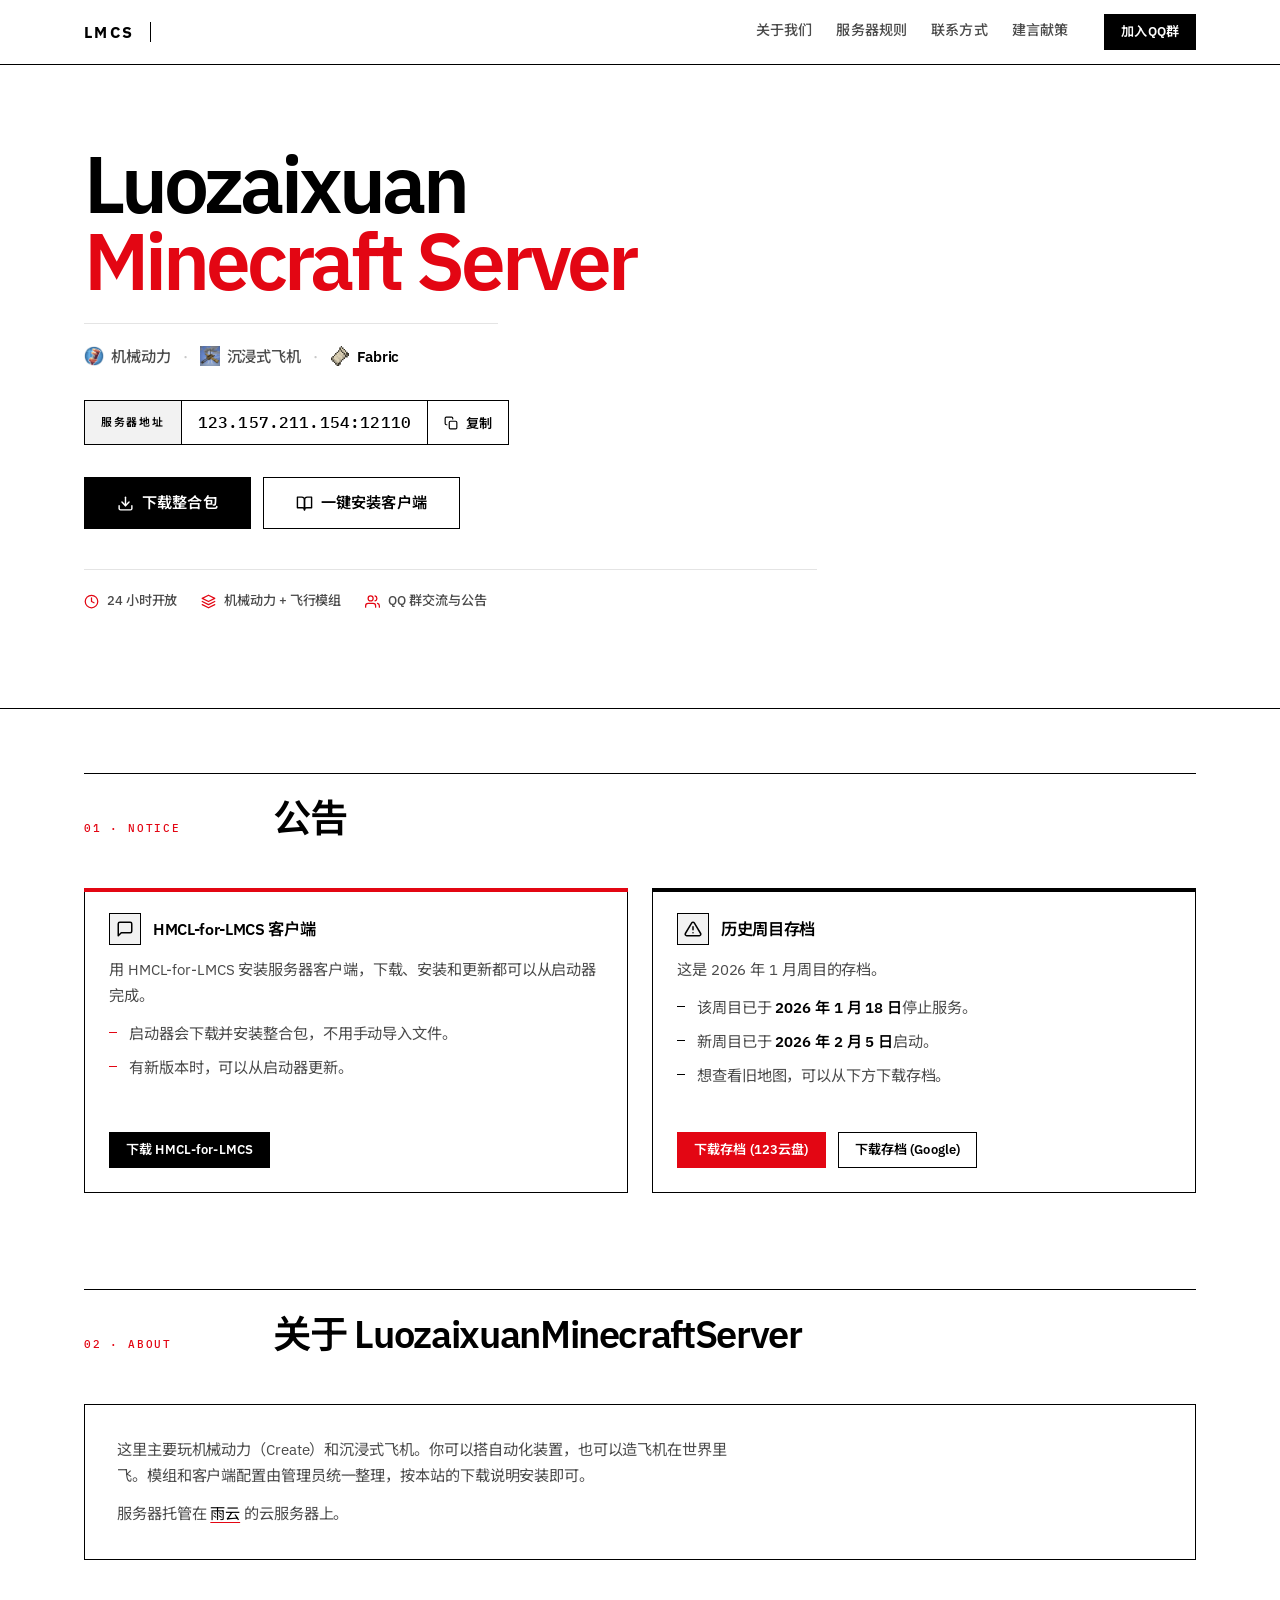
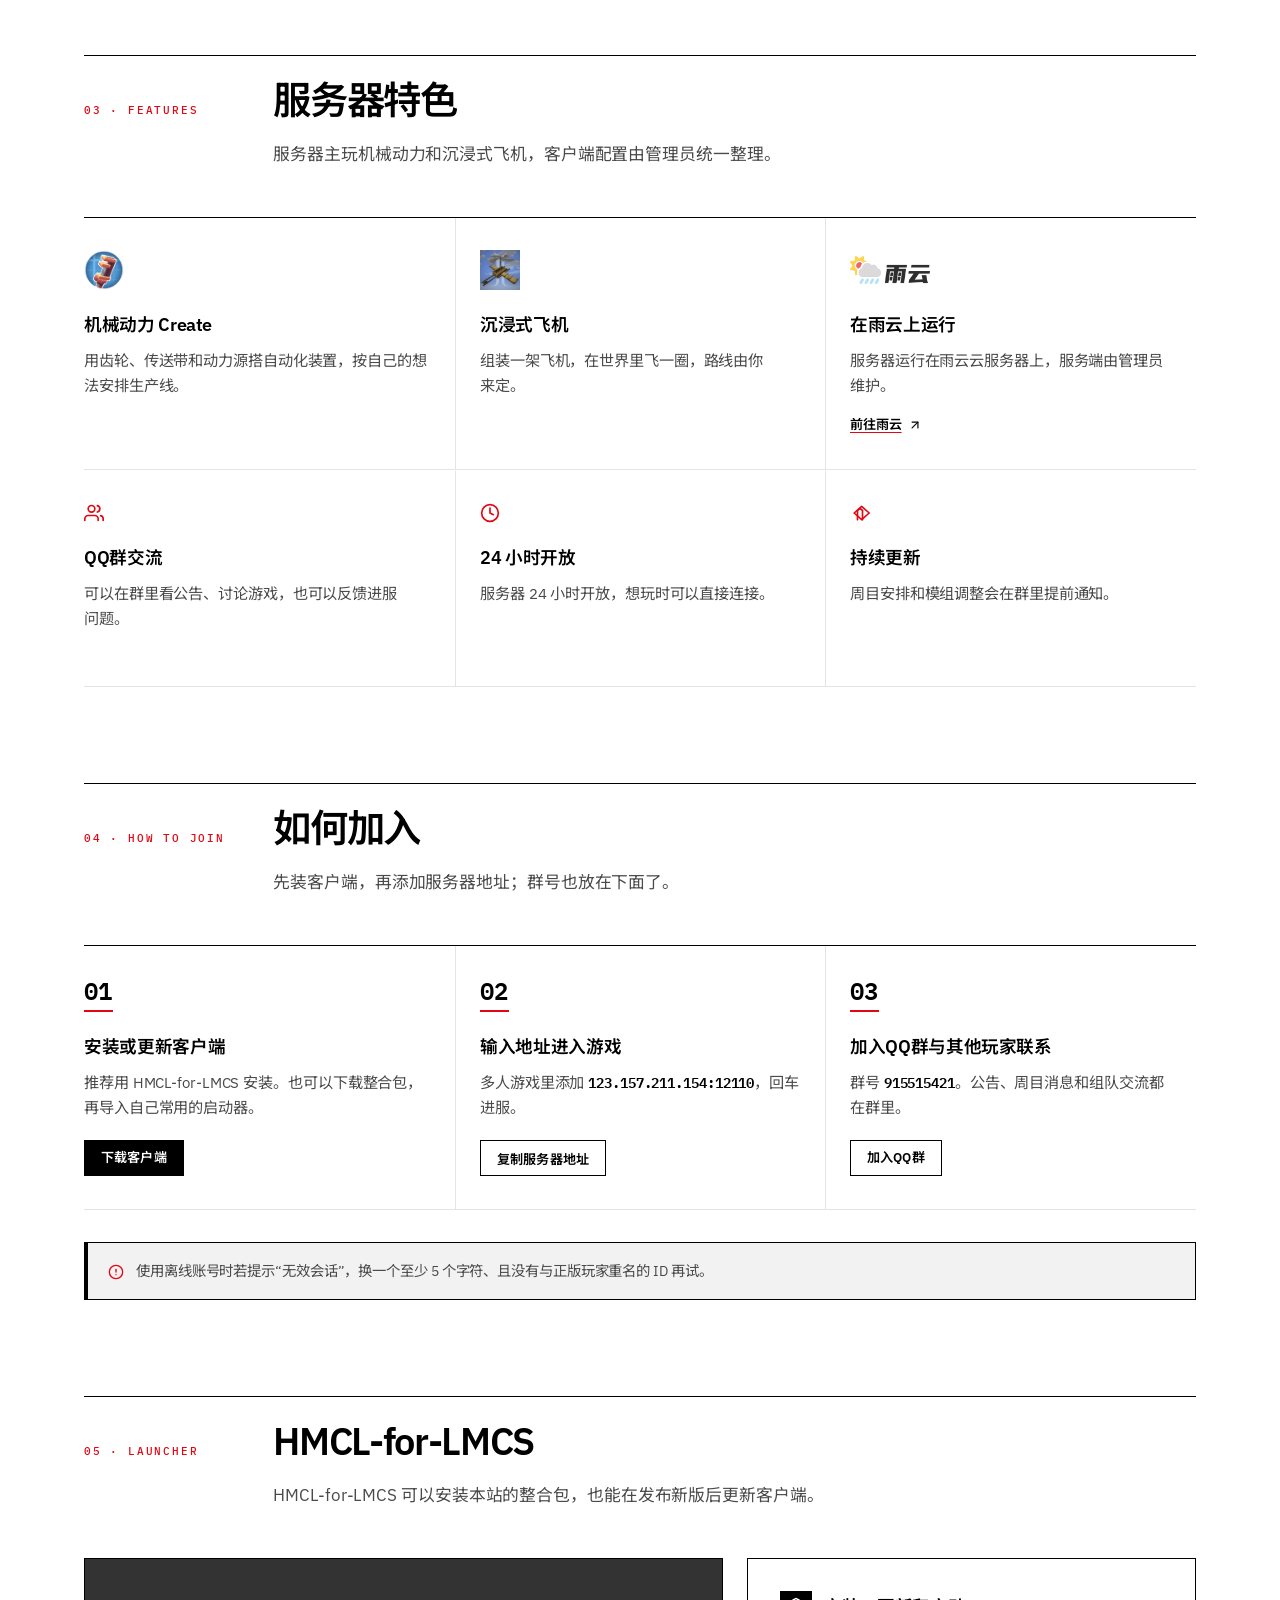
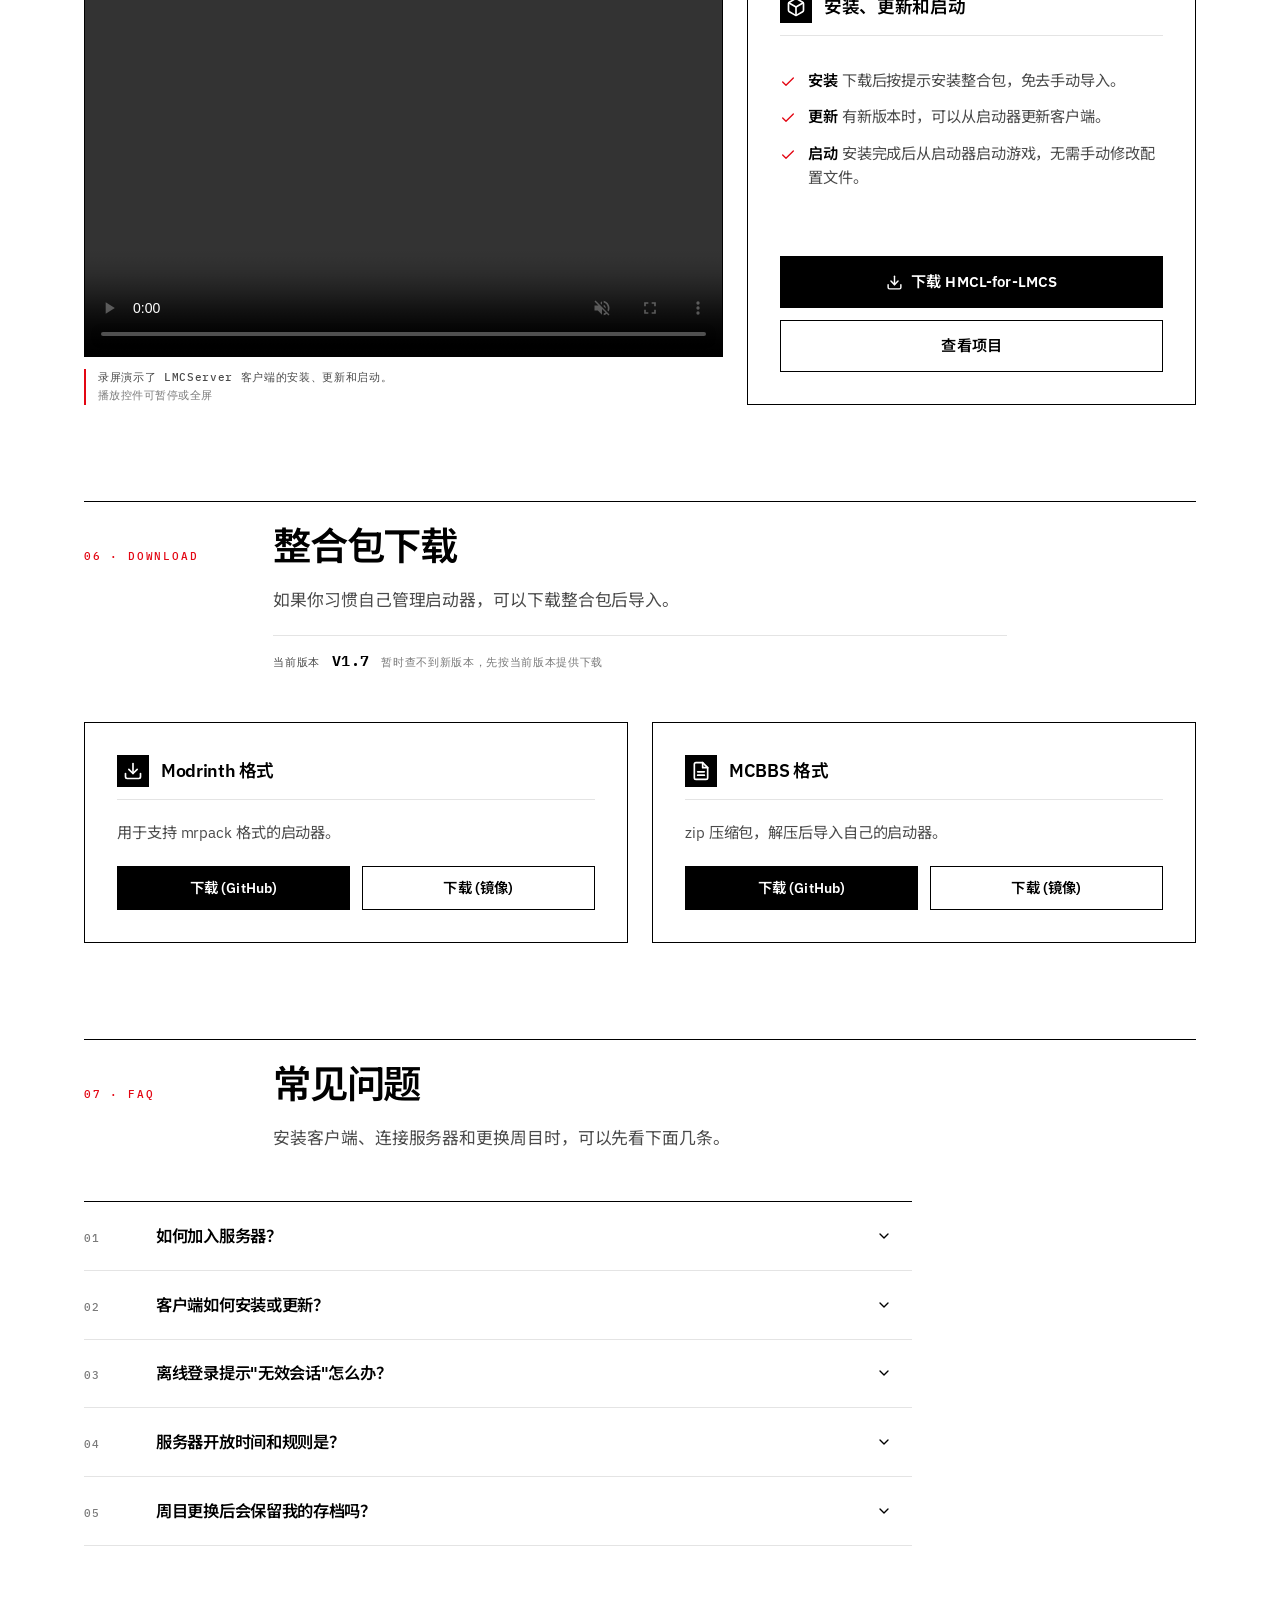
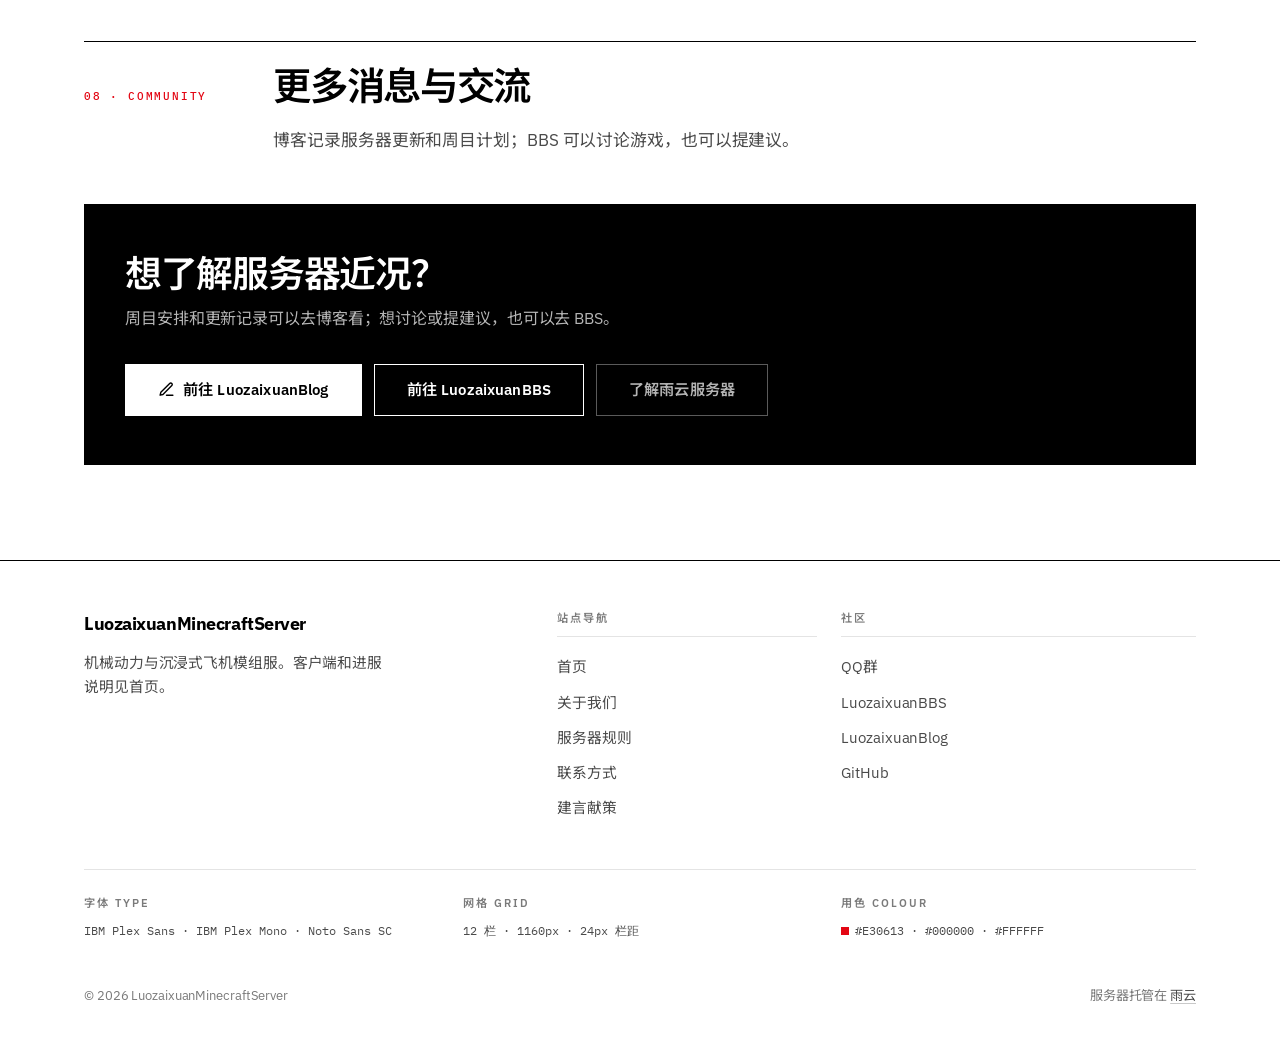
<file: index.html>
<!DOCTYPE html>
<html lang="zh-CN">
<head>
<meta charset="UTF-8">
<meta name="viewport" content="width=device-width, initial-scale=1.0">
<meta name="msvalidate.01" content="E7EEE6BFECB614F74CB34A30D936938A" />
<meta name="baidu-site-verification" content="codeva-PqMTRWckmT" />
<meta name="robots" content="index, follow">
<meta name="description" content="LuozaixuanMinecraftServer 机械动力和沉浸式飞机模组服，地址 123.157.211.154:12110，24 小时开放">
<meta name="theme-color" content="#FFFFFF">
<title>LuozaixuanMinecraftServer - 模组服务器</title>
<link rel="preconnect" href="https://fonts.googleapis.com">
<link rel="preconnect" href="https://fonts.gstatic.com" crossorigin>
<link href="https://fonts.googleapis.com/css2?family=IBM+Plex+Mono:wght@400;500;600&family=IBM+Plex+Sans:wght@400;500;600;700&family=Noto+Sans+SC:wght@400;500;700&display=swap" rel="stylesheet">
<link rel="stylesheet" href="assets/css/styles.css">
<link rel="stylesheet" href="assets/css/home.css">
</head>
<body class="home-page">

<a href="#main-content" class="skip-link">跳到主要内容</a>

<!-- ===== 导航 ===== -->
<nav class="site-nav" aria-label="主导航">
  <div class="nav-inner">
    <a href="index.html" class="nav-brand" aria-label="LuozaixuanMinecraftServer 首页">
      <span>LMCS</span>
    </a>
    <button type="button" class="nav-toggle" id="navToggle" aria-label="打开菜单" aria-expanded="false" aria-controls="navLinks">
      <svg width="20" height="20" viewBox="0 0 24 24" fill="none" stroke="currentColor" stroke-width="2" stroke-linecap="round" stroke-linejoin="round" aria-hidden="true"><line x1="4" y1="7" x2="20" y2="7"/><line x1="4" y1="12" x2="20" y2="12"/><line x1="4" y1="17" x2="20" y2="17"/></svg>
    </button>
    <div class="nav-links" id="navLinks">
      <a href="html/we.html">关于我们</a>
      <a href="html/rules.html">服务器规则</a>
      <a href="html/contact.html">联系方式</a>
      <a href="html/suggestions.html">建言献策</a>
      <a href="https://qm.qq.com/q/NzYmsReNaO" class="btn btn-primary btn-sm nav-cta" target="_blank" rel="noopener">加入QQ群</a>
    </div>
  </div>
</nav>

<!-- ===== Hero ===== -->
<header class="hero" role="banner">
  <div class="container">
    <div class="hero-inner">
    <div class="hero-content">

      <h1 class="hero-title">Luozaixuan<br><span class="accent">Minecraft Server</span></h1>
      <p class="hero-subtitle">
        <span class="hero-mod"><img src="create_icon.webp" alt="" aria-hidden="true">机械动力</span>
        <span class="hero-separator" aria-hidden="true">·</span>
        <span class="hero-mod"><img src="immersiveaircraft.webp" alt="" aria-hidden="true">沉浸式飞机</span>
        <span class="hero-separator" aria-hidden="true">·</span>
        <span class="hero-mod hero-mod--accent"><img src="fabric_icon.png" alt="" aria-hidden="true">Fabric</span>
      </p>

      <div class="hero-address">
        <div class="address-chip">
          <span class="address-label">服务器地址</span>
          <code id="serverAddress" data-server-address>123.157.211.154:12110</code>
          <button type="button" class="btn btn-secondary btn-sm" data-copy-server-address aria-label="复制服务器地址">
            <svg width="14" height="14" viewBox="0 0 24 24" fill="none" stroke="currentColor" stroke-width="2" stroke-linecap="round" stroke-linejoin="round" aria-hidden="true"><rect x="9" y="9" width="13" height="13" rx="2"/><path d="M5 15H4a2 2 0 0 1-2-2V4a2 2 0 0 1 2-2h9a2 2 0 0 1 2 2v1"/></svg>
            复制
          </button>
        </div>
      </div>

      <div class="hero-actions">
        <a href="#download" class="btn btn-primary btn-lg">
          <svg width="17" height="17" viewBox="0 0 24 24" fill="none" stroke="currentColor" stroke-width="2" stroke-linecap="round" stroke-linejoin="round" aria-hidden="true"><path d="M21 15v4a2 2 0 0 1-2 2H5a2 2 0 0 1-2-2v-4"/><polyline points="7 10 12 15 17 10"/><line x1="12" y1="15" x2="12" y2="3"/></svg>
          下载整合包
        </a>
        <a href="https://github.com/luozaixuan/HMCL-for-LMCS/releases" class="btn btn-secondary btn-lg" target="_blank" rel="noopener">
          <svg width="17" height="17" viewBox="0 0 24 24" fill="none" stroke="currentColor" stroke-width="2" stroke-linecap="round" stroke-linejoin="round" aria-hidden="true"><path d="M2 3h6a4 4 0 0 1 4 4v14a3 3 0 0 0-3-3H2z"/><path d="M22 3h-6a4 4 0 0 0-4 4v14a3 3 0 0 1 3-3h7z"/></svg>
          一键安装客户端
        </a>
      </div>

      <ul class="hero-meta">
        <li class="hero-meta-item">
          <svg width="15" height="15" viewBox="0 0 24 24" fill="none" stroke="currentColor" stroke-width="2" stroke-linecap="round" stroke-linejoin="round" aria-hidden="true"><circle cx="12" cy="12" r="10"/><polyline points="12 6 12 12 16 14"/></svg>
          24 小时开放
        </li>
        <li class="hero-meta-item">
          <svg width="15" height="15" viewBox="0 0 24 24" fill="none" stroke="currentColor" stroke-width="2" stroke-linecap="round" stroke-linejoin="round" aria-hidden="true"><path d="M12 2L2 7l10 5 10-5-10-5z"/><path d="M2 17l10 5 10-5"/><path d="M2 12l10 5 10-5"/></svg>
          机械动力 + 飞行模组
        </li>
        <li class="hero-meta-item">
          <svg width="15" height="15" viewBox="0 0 24 24" fill="none" stroke="currentColor" stroke-width="2" stroke-linecap="round" stroke-linejoin="round" aria-hidden="true"><path d="M17 21v-2a4 4 0 0 0-4-4H5a4 4 0 0 0-4 4v2"/><circle cx="9" cy="7" r="4"/><path d="M23 21v-2a4 4 0 0 0-3-3.87"/><path d="M16 3.13a4 4 0 0 1 0 7.75"/></svg>
          QQ 群交流与公告
        </li>
      </ul>
    </div>
    </div>
  </div>
</header>

<!-- ===== 主体 ===== -->
<main id="main-content">
  <div class="container">

    <!-- 公告 -->
    <section class="section" aria-label="服务器公告">
      <div class="section-head" data-reveal>
        <p class="section-kicker">01 · Notice</p>
        <h2 class="section-title">公告</h2>
      </div>
      <div class="info-grid">

        <article class="notice notice--info" data-reveal>
          <div class="notice-header">
            <span class="notice-icon" aria-hidden="true">
              <svg width="18" height="18" viewBox="0 0 24 24" fill="none" stroke="currentColor" stroke-width="2" stroke-linecap="round" stroke-linejoin="round"><path d="M21 15a2 2 0 0 1-2 2H7l-4 4V5a2 2 0 0 1 2-2h14a2 2 0 0 1 2 2z"/></svg>
            </span>
          <h3>HMCL-for-LMCS 客户端</h3>
          </div>
          <p class="notice-desc">用 HMCL-for-LMCS 安装服务器客户端，下载、安装和更新都可以从启动器完成。</p>
          <ul class="notice-list">
            <li>启动器会下载并安装整合包，不用手动导入文件。</li>
            <li>有新版本时，可以从启动器更新。</li>
          </ul>
          <div class="notice-actions">
            <a href="https://github.com/luozaixuan/HMCL-for-LMCS/releases" class="btn btn-primary btn-sm" target="_blank" rel="noopener">下载 HMCL-for-LMCS</a>
          </div>
        </article>

        <article class="notice notice--danger notice--archive" data-reveal>
          <div class="notice-header">
            <span class="notice-icon" aria-hidden="true">
              <svg width="18" height="18" viewBox="0 0 24 24" fill="none" stroke="currentColor" stroke-width="2" stroke-linecap="round" stroke-linejoin="round"><path d="M10.29 3.86L1.82 18a2 2 0 0 0 1.71 3h16.94a2 2 0 0 0 1.71-3L13.71 3.86a2 2 0 0 0-3.42 0z"/><line x1="12" y1="9" x2="12" y2="13"/><line x1="12" y1="17" x2="12.01" y2="17"/></svg>
            </span>
            <h3>历史周目存档</h3>
          </div>
          <p class="notice-desc">这是 2026 年 1 月周目的存档。</p>
          <ul class="notice-list">
            <li>该周目已于 <strong>2026 年 1 月 18 日</strong>停止服务。</li>
            <li>新周目已于 <strong>2026 年 2 月 5 日</strong>启动。</li>
            <li>想查看旧地图，可以从下方下载存档。</li>
          </ul>
          <div class="notice-actions">
            <a href="https://www.123865.com/s/xf7RVv-9o1Kd" class="btn btn-danger btn-sm" target="_blank" rel="noopener">下载存档 (123云盘)</a>
            <a href="https://drive.google.com/file/d/1xJzG-KggSDYXBwqKPClmHsAglGKuo8f5/view?usp=drive_link" class="btn btn-secondary btn-sm" target="_blank" rel="noopener">下载存档 (Google)</a>
          </div>
        </article>

      </div>
    </section>

    <!-- 关于服务器 -->
    <section class="section" aria-label="关于服务器">
      <div class="section-head" data-reveal>
        <p class="section-kicker">02 · About</p>
        <h2 class="section-title">关于 LuozaixuanMinecraftServer</h2>
      </div>
      <div class="card" data-reveal>
        <div class="card-body">
        <p>这里主要玩机械动力（Create）和沉浸式飞机。你可以搭自动化装置，也可以造飞机在世界里飞。模组和客户端配置由管理员统一整理，按本站的下载说明安装即可。</p>
        <p>服务器托管在 <a href="https://www.rainyun.com/luozx_" target="_blank" rel="noopener">雨云</a> 的云服务器上。</p>
        </div>
      </div>
    </section>

    <!-- 特色 -->
    <section class="section" aria-label="服务器特色">
      <div class="section-head" data-reveal>
        <p class="section-kicker">03 · Features</p>
        <h2 class="section-title">服务器特色</h2>
        <p class="section-desc">服务器主玩机械动力和沉浸式飞机，客户端配置由管理员统一整理。</p>
      </div>
      <div class="feature-grid">

        <article class="feature-card" data-reveal>
          <span class="feature-icon feature-icon--image" aria-hidden="true">
            <img src="create_icon.webp" alt="">
          </span>
          <h3>机械动力 Create</h3>
          <p>用齿轮、传送带和动力源搭自动化装置，按自己的想法安排生产线。</p>
        </article>

        <article class="feature-card" data-reveal>
          <span class="feature-icon feature-icon--image" aria-hidden="true">
            <img src="immersiveaircraft.webp" alt="">
          </span>
          <h3>沉浸式飞机</h3>
          <p>组装一架飞机，在世界里飞一圈，路线由你来定。</p>
        </article>

        <article class="feature-card" data-reveal>
          <span class="feature-icon feature-icon--image feature-icon--wide" aria-hidden="true">
            <img src="rainyun_icon.png" alt="">
          </span>
          <h3>在雨云上运行</h3>
          <p>服务器运行在雨云云服务器上，服务端由管理员维护。</p>
          <a class="feature-link" href="https://www.rainyun.com/luozx_" target="_blank" rel="noopener">
            前往雨云
            <svg width="14" height="14" viewBox="0 0 24 24" fill="none" stroke="currentColor" stroke-width="2" stroke-linecap="round" stroke-linejoin="round" aria-hidden="true"><path d="M7 17 17 7"/><path d="M7 7h10v10"/></svg>
          </a>
        </article>

        <article class="feature-card" data-reveal>
          <span class="feature-icon" aria-hidden="true">
            <svg width="20" height="20" viewBox="0 0 24 24" fill="none" stroke="currentColor" stroke-width="2" stroke-linecap="round" stroke-linejoin="round"><path d="M17 21v-2a4 4 0 0 0-4-4H5a4 4 0 0 0-4 4v2"/><circle cx="9" cy="7" r="4"/><path d="M23 21v-2a4 4 0 0 0-3-3.87"/><path d="M16 3.13a4 4 0 0 1 0 7.75"/></svg>
          </span>
          <h3>QQ群交流</h3>
          <p>可以在群里看公告、讨论游戏，也可以反馈进服问题。</p>
        </article>

        <article class="feature-card" data-reveal>
          <span class="feature-icon" aria-hidden="true">
            <svg width="20" height="20" viewBox="0 0 24 24" fill="none" stroke="currentColor" stroke-width="2" stroke-linecap="round" stroke-linejoin="round"><circle cx="12" cy="12" r="10"/><polyline points="12 6 12 12 16 14"/></svg>
          </span>
          <h3>24 小时开放</h3>
          <p>服务器 24 小时开放，想玩时可以直接连接。</p>
        </article>

        <article class="feature-card" data-reveal>
          <span class="feature-icon" aria-hidden="true">
            <svg width="20" height="20" viewBox="0 0 24 24" fill="none" stroke="currentColor" stroke-width="2" stroke-linecap="round" stroke-linejoin="round"><path d="M23 12l-9-8-9 8 9 8 9-8z"/><path d="M9 20V9l3-2.5L15 9v11"/></svg>
          </span>
          <h3>持续更新</h3>
          <p>周目安排和模组调整会在群里提前通知。</p>
        </article>

      </div>
    </section>

    <!-- 如何加入 -->
    <section class="section" id="join" aria-label="如何加入服务器">
      <div class="section-head" data-reveal>
        <p class="section-kicker">04 · How to Join</p>
        <h2 class="section-title">如何加入</h2>
        <p class="section-desc">先装客户端，再添加服务器地址；群号也放在下面了。</p>
      </div>

      <div class="steps">
        <div class="step" data-reveal>
          <span class="step-num" aria-hidden="true">01</span>
          <h3>安装或更新客户端</h3>
          <p>推荐用 HMCL-for-LMCS 安装。也可以下载整合包，再导入自己常用的启动器。</p>
          <a href="#launcher" class="btn btn-primary btn-sm step-action">下载客户端</a>
        </div>
        <div class="step" data-reveal>
          <span class="step-num" aria-hidden="true">02</span>
          <h3>输入地址进入游戏</h3>
          <p>多人游戏里添加 <strong data-server-address>123.157.211.154:12110</strong>，回车进服。</p>
          <button type="button" class="btn btn-secondary btn-sm step-action" data-copy-server-address>复制服务器地址</button>
        </div>
        <div class="step" data-reveal>
          <span class="step-num" aria-hidden="true">03</span>
          <h3>加入QQ群与其他玩家联系</h3>
          <p>群号 <strong data-qq-group>915515421</strong>。公告、周目消息和组队交流都在群里。</p>
          <a href="https://qm.qq.com/q/NzYmsReNaO" class="btn btn-secondary btn-sm step-action" target="_blank" rel="noopener">加入QQ群</a>
        </div>
      </div>

      <div class="warning-bar join-warning" data-reveal>
        <svg width="16" height="16" viewBox="0 0 24 24" fill="none" stroke="currentColor" stroke-width="2" stroke-linecap="round" stroke-linejoin="round" aria-hidden="true"><circle cx="12" cy="12" r="10"/><line x1="12" y1="8" x2="12" y2="12"/><line x1="12" y1="16" x2="12.01" y2="16"/></svg>
        <span>使用离线账号时若提示“无效会话”，换一个至少 5 个字符、且没有与正版玩家重名的 ID 再试。</span>
      </div>
    </section>

    <!-- HMCL-for-LMCS -->
    <section class="section" id="launcher" aria-label="HMCL-for-LMCS 启动器">
      <div class="section-head" data-reveal>
        <p class="section-kicker">05 · Launcher</p>
        <h2 class="section-title">HMCL-for-LMCS</h2>
        <p class="section-desc">HMCL-for-LMCS 可以安装本站的整合包，也能在发布新版后更新客户端。</p>
      </div>

      <figure class="video-plate" data-reveal>
        <video src="yanshi.mp4" controls muted playsinline preload="metadata" aria-label="演示用 HMCL-for-LMCS 一键安装整合包并启动游戏的视频"></video>
        <figcaption class="video-caption">
          录屏演示了 LMCServer 客户端的安装、更新和启动。
          <span class="video-caption-hint">播放控件可暂停或全屏</span>
        </figcaption>
      </figure>

      <article class="card launcher-panel" data-reveal>
        <div class="card-header">
          <span class="card-icon" aria-hidden="true">
            <svg width="20" height="20" viewBox="0 0 24 24" fill="none" stroke="currentColor" stroke-width="2" stroke-linecap="round" stroke-linejoin="round"><path d="M21 16V8a2 2 0 0 0-1-1.73l-7-4a2 2 0 0 0-2 0l-7 4A2 2 0 0 0 3 8v8a2 2 0 0 0 1 1.73l7 4a2 2 0 0 0 2 0l7-4A2 2 0 0 0 21 16z"/><polyline points="3.27 6.96 12 12.01 20.73 6.96"/><line x1="12" y1="22.08" x2="12" y2="12"/></svg>
          </span>
          <h3>安装、更新和启动</h3>
        </div>
        <ul class="tick-list">
          <li>
            <svg width="16" height="16" viewBox="0 0 24 24" fill="none" stroke="currentColor" stroke-width="2" stroke-linecap="round" stroke-linejoin="round" aria-hidden="true"><path d="M20 6L9 17l-5-5"/></svg>
            <span><strong>安装</strong> 下载后按提示安装整合包，免去手动导入。</span>
          </li>
          <li>
            <svg width="16" height="16" viewBox="0 0 24 24" fill="none" stroke="currentColor" stroke-width="2" stroke-linecap="round" stroke-linejoin="round" aria-hidden="true"><path d="M20 6L9 17l-5-5"/></svg>
            <span><strong>更新</strong> 有新版本时，可以从启动器更新客户端。</span>
          </li>
          <li>
            <svg width="16" height="16" viewBox="0 0 24 24" fill="none" stroke="currentColor" stroke-width="2" stroke-linecap="round" stroke-linejoin="round" aria-hidden="true"><path d="M20 6L9 17l-5-5"/></svg>
            <span><strong>启动</strong> 安装完成后从启动器启动游戏，无需手动修改配置文件。</span>
          </li>
        </ul>
        <div class="btn-group">
          <a href="https://github.com/luozaixuan/HMCL-for-LMCS/releases" class="btn btn-primary btn-lg" target="_blank" rel="noopener">
            <svg width="17" height="17" viewBox="0 0 24 24" fill="none" stroke="currentColor" stroke-width="2" stroke-linecap="round" stroke-linejoin="round" aria-hidden="true"><path d="M21 15v4a2 2 0 0 1-2 2H5a2 2 0 0 1-2-2v-4"/><polyline points="7 10 12 15 17 10"/><line x1="12" y1="15" x2="12" y2="3"/></svg>
            下载 HMCL-for-LMCS
          </a>
          <a href="https://github.com/luozaixuan/HMCL-for-LMCS" class="btn btn-secondary btn-lg" target="_blank" rel="noopener">查看项目</a>
        </div>
      </article>
    </section>

    <!-- 整合包下载 -->
    <section class="section" id="download" aria-label="整合包下载">
      <div class="section-head" data-reveal>
        <p class="section-kicker">06 · Download</p>
        <h2 class="section-title">整合包下载</h2>
        <p class="section-desc">如果你习惯自己管理启动器，可以下载整合包后导入。</p>
        <p class="download-version" aria-live="polite">当前版本 <strong id="releaseVersion">v1.7</strong><span id="releaseStatus">正在检查最新版本…</span></p>
      </div>

      <div class="info-grid">
        <article class="card" data-reveal>
          <div class="card-header">
            <span class="card-icon" aria-hidden="true">
              <svg width="20" height="20" viewBox="0 0 24 24" fill="none" stroke="currentColor" stroke-width="2" stroke-linecap="round" stroke-linejoin="round"><path d="M21 15v4a2 2 0 0 1-2 2H5a2 2 0 0 1-2-2v-4"/><polyline points="7 10 12 15 17 10"/><line x1="12" y1="15" x2="12" y2="3"/></svg>
            </span>
            <h3>Modrinth 格式</h3>
          </div>
          <p class="card-body card-description">用于支持 mrpack 格式的启动器。</p>
          <div class="btn-group">
            <a href="https://github.com/luozaixuan/mcserverclient/releases/download/v1.7/LMCServer.mrpack" class="btn btn-primary dl-link" data-base="https://github.com/luozaixuan/mcserverclient/releases/download/" data-file="LMCServer.mrpack" target="_blank" rel="noopener">下载 (GitHub)</a>
            <a href="https://github.luozaixuan.top/https://github.com/luozaixuan/mcserverclient/releases/download/v1.7/LMCServer.mrpack" class="btn btn-secondary dl-link-mirror" data-base="https://github.luozaixuan.top/https://github.com/luozaixuan/mcserverclient/releases/download/" data-file="LMCServer.mrpack" target="_blank" rel="noopener">下载 (镜像)</a>
          </div>
        </article>

        <article class="card" data-reveal>
          <div class="card-header">
            <span class="card-icon" aria-hidden="true">
              <svg width="20" height="20" viewBox="0 0 24 24" fill="none" stroke="currentColor" stroke-width="2" stroke-linecap="round" stroke-linejoin="round"><path d="M14 2H6a2 2 0 0 0-2 2v16a2 2 0 0 0 2 2h12a2 2 0 0 0 2-2V8z"/><polyline points="14 2 14 8 20 8"/><line x1="16" y1="13" x2="8" y2="13"/><line x1="16" y1="17" x2="8" y2="17"/></svg>
            </span>
            <h3>MCBBS 格式</h3>
          </div>
          <p class="card-body card-description">zip 压缩包，解压后导入自己的启动器。</p>
          <div class="btn-group">
            <a href="https://github.com/luozaixuan/mcserverclient/releases/download/v1.7/LMCServer.zip" class="btn btn-primary dl-link" data-base="https://github.com/luozaixuan/mcserverclient/releases/download/" data-file="LMCServer.zip" target="_blank" rel="noopener">下载 (GitHub)</a>
            <a href="https://github.luozaixuan.top/https://github.com/luozaixuan/mcserverclient/releases/download/v1.7/LMCServer.zip" class="btn btn-secondary dl-link-mirror" data-base="https://github.luozaixuan.top/https://github.com/luozaixuan/mcserverclient/releases/download/" data-file="LMCServer.zip" target="_blank" rel="noopener">下载 (镜像)</a>
          </div>
        </article>
      </div>
    </section>

    <!-- 常见问题 -->
    <section class="section" aria-label="常见问题">
      <div class="section-head" data-reveal>
        <p class="section-kicker">07 · FAQ</p>
        <h2 class="section-title">常见问题</h2>
        <p class="section-desc">安装客户端、连接服务器和更换周目时，可以先看下面几条。</p>
      </div>

      <div class="faq">
        <details class="faq-item" data-reveal>
          <summary>
            <span class="faq-index" aria-hidden="true">01</span>
            <span class="faq-question">如何加入服务器？</span>
            <svg class="chevron" width="16" height="16" viewBox="0 0 24 24" fill="none" stroke="currentColor" stroke-width="2" stroke-linecap="round" stroke-linejoin="round" aria-hidden="true"><polyline points="6 9 12 15 18 9"/></svg>
          </summary>
          <div class="faq-answer">
            <p>先用 <strong>HMCL-for-LMCS</strong> 安装客户端，或下载整合包并导入启动器。然后到多人游戏添加服务器地址 <strong>123.157.211.154:12110</strong>。QQ群号是 <strong>915515421</strong>，服务器公告也会发在群里。</p>
          </div>
        </details>

        <details class="faq-item" data-reveal>
          <summary>
            <span class="faq-index" aria-hidden="true">02</span>
            <span class="faq-question">客户端如何安装或更新？</span>
            <svg class="chevron" width="16" height="16" viewBox="0 0 24 24" fill="none" stroke="currentColor" stroke-width="2" stroke-linecap="round" stroke-linejoin="round" aria-hidden="true"><polyline points="6 9 12 15 18 9"/></svg>
          </summary>
          <div class="faq-answer">
            <p>推荐使用 <strong><a href="#launcher">HMCL-for-LMCS</a></strong> 安装和更新。也可以下载 <strong>Modrinth</strong> 或 <strong>MCBBS</strong> 格式的整合包，再导入自己的启动器。</p>
          </div>
        </details>

        <details class="faq-item" data-reveal>
          <summary>
            <span class="faq-index" aria-hidden="true">03</span>
            <span class="faq-question">离线登录提示"无效会话"怎么办？</span>
            <svg class="chevron" width="16" height="16" viewBox="0 0 24 24" fill="none" stroke="currentColor" stroke-width="2" stroke-linecap="round" stroke-linejoin="round" aria-hidden="true"><polyline points="6 9 12 15 18 9"/></svg>
          </summary>
          <div class="faq-answer">
            <p>换一个至少 <strong>5 个字符</strong>、且没有与正版玩家重名的 ID，再重新连接。</p>
          </div>
        </details>

        <details class="faq-item" data-reveal>
          <summary>
            <span class="faq-index" aria-hidden="true">04</span>
            <span class="faq-question">服务器开放时间和规则是？</span>
            <svg class="chevron" width="16" height="16" viewBox="0 0 24 24" fill="none" stroke="currentColor" stroke-width="2" stroke-linecap="round" stroke-linejoin="round" aria-hidden="true"><polyline points="6 9 12 15 18 9"/></svg>
          </summary>
          <div class="faq-answer">
            <p>服务器<strong>24 小时开放</strong>。进服前请读一遍<a href="html/rules.html">服务器规则</a>。</p>
          </div>
        </details>

        <details class="faq-item" data-reveal>
          <summary>
            <span class="faq-index" aria-hidden="true">05</span>
            <span class="faq-question">周目更换后会保留我的存档吗？</span>
            <svg class="chevron" width="16" height="16" viewBox="0 0 24 24" fill="none" stroke="currentColor" stroke-width="2" stroke-linecap="round" stroke-linejoin="round" aria-hidden="true"><polyline points="6 9 12 15 18 9"/></svg>
          </summary>
          <div class="faq-answer">
            <p>更换周目时，旧存档会按公告提供下载（123 云盘或 Google）。新周目从零开始。</p>
          </div>
        </details>
      </div>
    </section>

    <!-- 社区 -->
    <section class="section" aria-label="博客与社区">
      <div class="section-head" data-reveal>
        <p class="section-kicker">08 · Community</p>
        <h2 class="section-title">更多消息与交流</h2>
        <p class="section-desc">博客记录服务器更新和周目计划；BBS 可以讨论游戏，也可以提建议。</p>
      </div>
      <div class="cta-banner" data-reveal>
        <h2>想了解服务器近况？</h2>
        <p>周目安排和更新记录可以去博客看；想讨论或提建议，也可以去 BBS。</p>
        <div class="cta-actions">
          <a href="https://blog.luozaixuan.top" class="btn btn-primary btn-lg" target="_blank" rel="noopener">
            <svg width="17" height="17" viewBox="0 0 24 24" fill="none" stroke="currentColor" stroke-width="2" stroke-linecap="round" stroke-linejoin="round" aria-hidden="true"><path d="M12 20h9"/><path d="M16.5 3.5a2.121 2.121 0 0 1 3 3L7 19l-4 1 1-4L16.5 3.5z"/></svg>
            前往 LuozaixuanBlog
          </a>
          <a href="http://bbs.luozaixuan.top" class="btn btn-secondary btn-lg" target="_blank" rel="noopener">前往 LuozaixuanBBS</a>
          <a href="https://www.rainyun.com/luozx_" class="btn btn-ghost btn-lg" target="_blank" rel="noopener">了解雨云服务器</a>
        </div>
      </div>
    </section>

  </div>
</main>

<!-- ===== 页脚 ===== -->
<footer class="site-footer" role="contentinfo">
  <div class="container">
    <div class="footer-grid">
      <div>
        <p class="footer-brand">LuozaixuanMinecraftServer</p>
        <p class="footer-description">机械动力与沉浸式飞机模组服。客户端和进服说明见首页。</p>
      </div>
      <nav class="footer-col" aria-label="站点导航">
        <h4>站点导航</h4>
        <ul>
          <li><a href="index.html">首页</a></li>
          <li><a href="html/we.html">关于我们</a></li>
          <li><a href="html/rules.html">服务器规则</a></li>
          <li><a href="html/contact.html">联系方式</a></li>
          <li><a href="html/suggestions.html">建言献策</a></li>
        </ul>
      </nav>
      <nav class="footer-col" aria-label="社区链接">
        <h4>社区</h4>
        <ul>
          <li><a href="https://qm.qq.com/q/NzYmsReNaO" target="_blank" rel="noopener">QQ群</a></li>
          <li><a href="http://bbs.luozaixuan.top" target="_blank" rel="noopener">LuozaixuanBBS</a></li>
          <li><a href="https://blog.luozaixuan.top" target="_blank" rel="noopener">LuozaixuanBlog</a></li>
          <li><a href="https://github.com/luozaixuan" target="_blank" rel="noopener">GitHub</a></li>
        </ul>
      </nav>
    </div>
    <dl class="colophon">
      <div class="colophon-item">
        <dt>字体 Type</dt>
        <dd>IBM Plex Sans · IBM Plex Mono · Noto Sans SC</dd>
      </div>
      <div class="colophon-item">
        <dt>网格 Grid</dt>
        <dd>12 栏 · 1160px · 24px 栏距</dd>
      </div>
      <div class="colophon-item">
        <dt>用色 Colour</dt>
        <dd><span class="swatch" aria-hidden="true"></span>#E30613 · #000000 · #FFFFFF</dd>
      </div>
    </dl>
    <div class="footer-credit">
      <span>© <span id="year">2026</span> LuozaixuanMinecraftServer</span>
      <span>服务器托管在 <a href="https://www.rainyun.com/luozx_" target="_blank" rel="noopener">雨云</a></span>
    </div>
  </div>
</footer>

<!-- Toast -->
<div id="toast" class="toast" role="status" aria-live="polite"></div>

<script src="js/site.js" defer></script>

<!-- Cloudflare Pages Analytics -->
<script defer src='https://static.cloudflareinsights.com/beacon.min.js' data-cf-beacon='{"token": "0e61d4ab9ec14782a2114b907ac27452"}'></script>
</body>
</html>
</file>
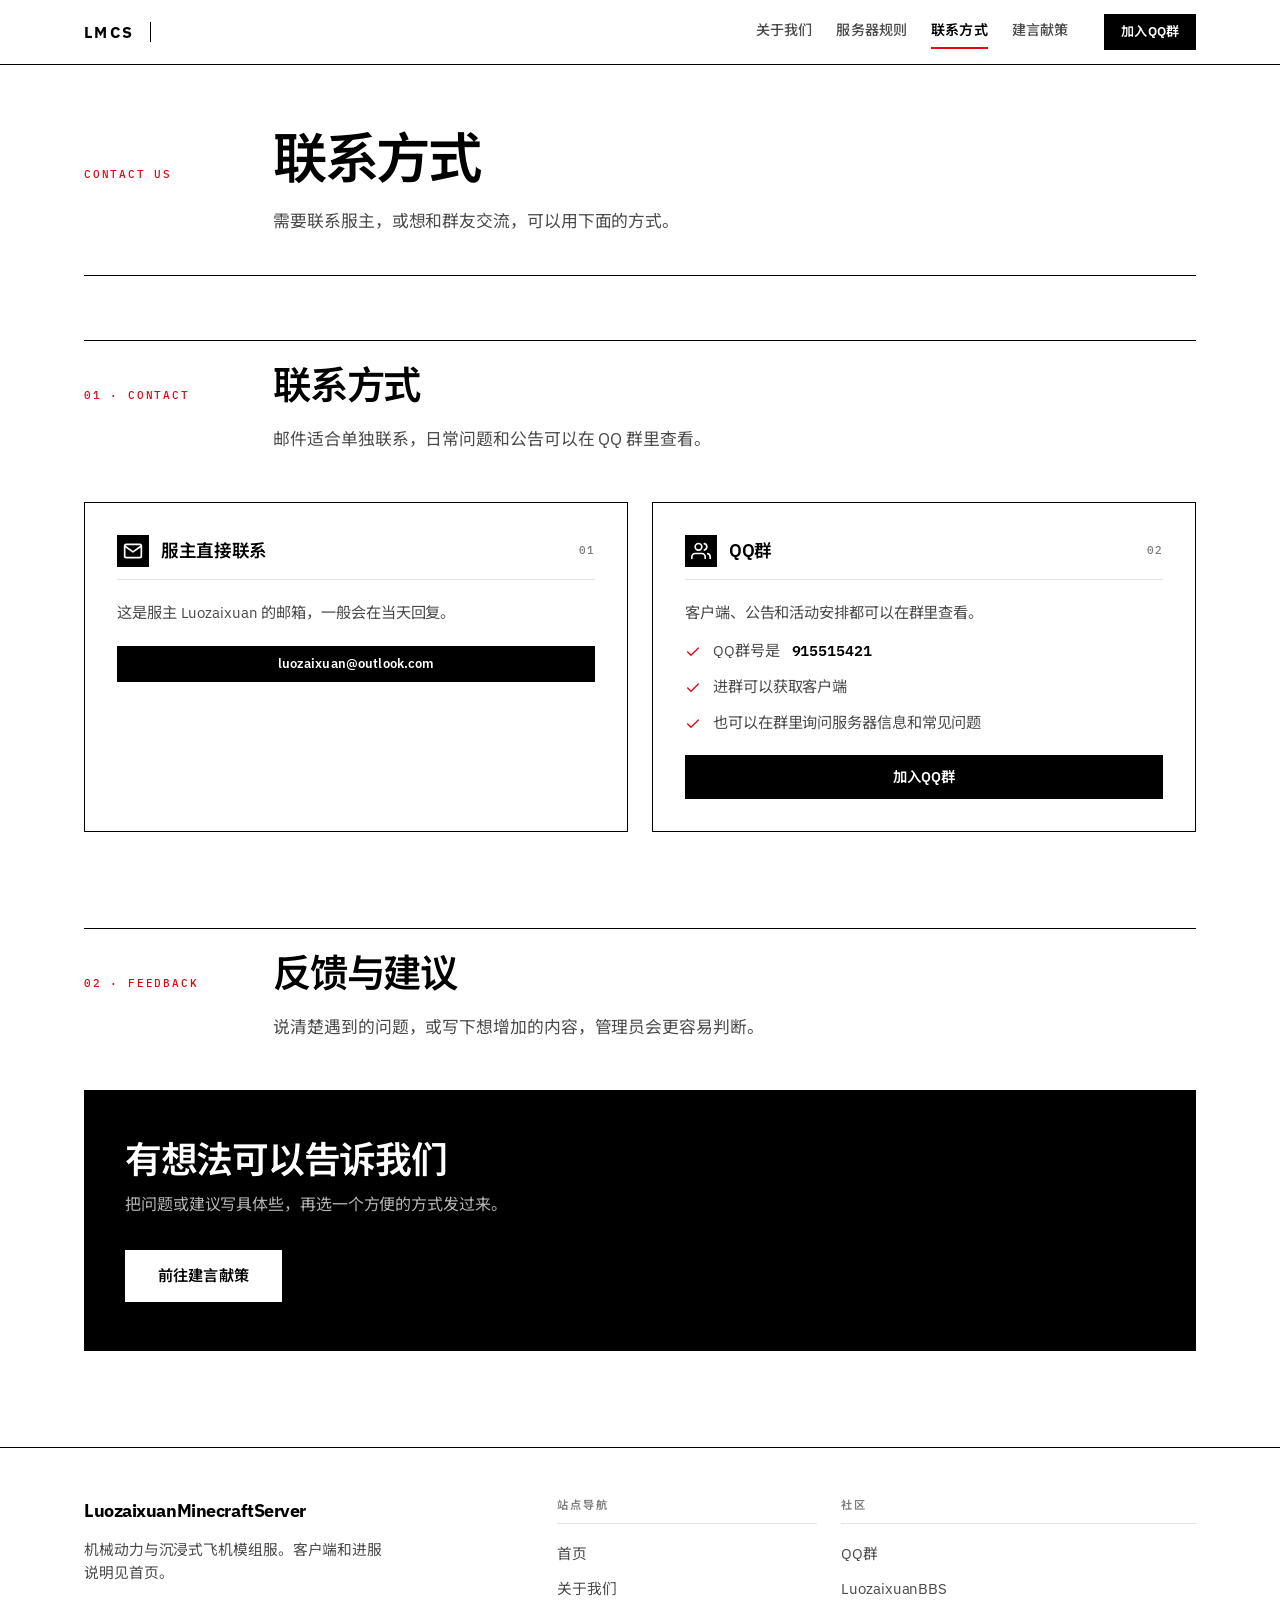
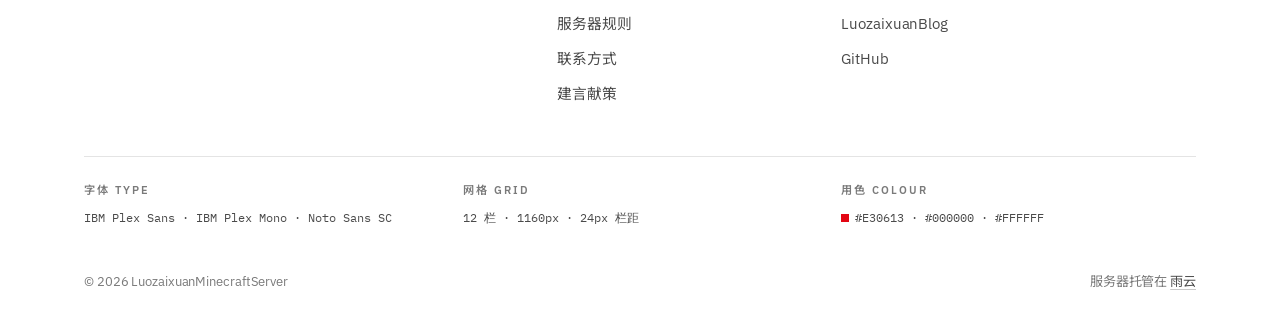
<file: html/contact.html>
<!DOCTYPE html>
<html lang="zh-CN">
<head>
<meta charset="UTF-8">
<meta name="viewport" content="width=device-width, initial-scale=1.0">
<meta name="robots" content="index, follow">
<meta name="description" content="LuozaixuanMinecraftServer 联系方式，包括服主邮箱和 QQ 群 915515421">
<meta name="theme-color" content="#FFFFFF">
<title>LuozaixuanMinecraftServer - 联系方式</title>
<link rel="preconnect" href="https://fonts.googleapis.com">
<link rel="preconnect" href="https://fonts.gstatic.com" crossorigin>
<link href="https://fonts.googleapis.com/css2?family=IBM+Plex+Mono:wght@400;500;600&family=IBM+Plex+Sans:wght@400;500;600;700&family=Noto+Sans+SC:wght@400;500;700&display=swap" rel="stylesheet">
<link rel="stylesheet" href="../assets/css/styles.css">
</head>
<body>

<a href="../index.html" class="skip-link">返回主页</a>

<!-- ===== 导航 ===== -->
<nav class="site-nav" aria-label="主导航">
  <div class="nav-inner">
    <a href="../index.html" class="nav-brand" aria-label="LuozaixuanMinecraftServer 首页">
      <span>LMCS</span>
    </a>
    <button class="nav-toggle" id="navToggle" aria-label="打开菜单" aria-expanded="false" aria-controls="navLinks">
      <svg width="20" height="20" viewBox="0 0 24 24" fill="none" stroke="currentColor" stroke-width="2" stroke-linecap="round" stroke-linejoin="round" aria-hidden="true"><line x1="4" y1="7" x2="20" y2="7"/><line x1="4" y1="12" x2="20" y2="12"/><line x1="4" y1="17" x2="20" y2="17"/></svg>
    </button>
    <div class="nav-links" id="navLinks">
      <a href="we.html">关于我们</a>
      <a href="rules.html">服务器规则</a>
      <a href="contact.html" aria-current="page">联系方式</a>
      <a href="suggestions.html">建言献策</a>
      <a href="https://qm.qq.com/q/NzYmsReNaO" class="btn btn-primary btn-sm nav-cta" target="_blank" rel="noopener">加入QQ群</a>
    </div>
  </div>
</nav>

<!-- ===== 页面头部 ===== -->
<header class="page-hero" role="banner">
  <div class="container">
    <div class="page-head">
      <p class="page-head-kicker">Contact Us</p>
      <h1 class="page-head-title">联系方式</h1>
      <p class="page-head-subtitle">需要联系服主，或想和群友交流，可以用下面的方式。</p>
    </div>
  </div>
</header>

<!-- ===== 主体 ===== -->
<main id="main-content">
  <div class="container">

    <section class="section" aria-label="联系方式说明">
      <div class="section-head" data-reveal>
        <p class="section-kicker">01 · Contact</p>
        <h2 class="section-title">联系方式</h2>
        <p class="section-desc">邮件适合单独联系，日常问题和公告可以在 QQ 群里查看。</p>
      </div>
      <div class="info-grid">

        <article class="card" data-reveal>
          <div class="card-header">
            <span class="card-icon" aria-hidden="true">
              <svg width="20" height="20" viewBox="0 0 24 24" fill="none" stroke="currentColor" stroke-width="2" stroke-linecap="round" stroke-linejoin="round"><path d="M4 4h16c1.1 0 2 .9 2 2v12c0 1.1-.9 2-2 2H4c-1.1 0-2-.9-2-2V6c0-1.1.9-2 2-2z"/><polyline points="22,6 12,13 2,6"/></svg>
            </span>
            <h3>服主直接联系</h3>
            <span class="card-index" aria-hidden="true">01</span>
          </div>
          <div class="card-body">
            <p>这是服主 Luozaixuan 的邮箱，一般会在当天回复。</p>
            <div class="btn-group card-actions">
              <a href="mailto:luozaixuan@outlook.com" class="btn btn-primary btn-sm">luozaixuan@outlook.com</a>
            </div>
          </div>
        </article>

        <article class="card" data-reveal>
          <div class="card-header">
            <span class="card-icon" aria-hidden="true">
              <svg width="20" height="20" viewBox="0 0 24 24" fill="none" stroke="currentColor" stroke-width="2" stroke-linecap="round" stroke-linejoin="round"><path d="M17 21v-2a4 4 0 0 0-4-4H5a4 4 0 0 0-4 4v2"/><circle cx="9" cy="7" r="4"/><path d="M23 21v-2a4 4 0 0 0-3-3.87"/><path d="M16 3.13a4 4 0 0 1 0 7.75"/></svg>
            </span>
            <h3>QQ群</h3>
            <span class="card-index" aria-hidden="true">02</span>
          </div>
          <div class="card-body">
            <p>客户端、公告和活动安排都可以在群里查看。</p>
            <ul class="tick-list">
              <li><svg width="16" height="16" viewBox="0 0 24 24" fill="none" stroke="currentColor" stroke-width="2" stroke-linecap="round" stroke-linejoin="round" aria-hidden="true"><path d="M20 6L9 17l-5-5"/></svg>QQ群号是 <strong>915515421</strong></li>
              <li><svg width="16" height="16" viewBox="0 0 24 24" fill="none" stroke="currentColor" stroke-width="2" stroke-linecap="round" stroke-linejoin="round" aria-hidden="true"><path d="M20 6L9 17l-5-5"/></svg>进群可以获取客户端</li>
              <li><svg width="16" height="16" viewBox="0 0 24 24" fill="none" stroke="currentColor" stroke-width="2" stroke-linecap="round" stroke-linejoin="round" aria-hidden="true"><path d="M20 6L9 17l-5-5"/></svg>也可以在群里询问服务器信息和常见问题</li>
            </ul>
            <div class="btn-group card-actions">
              <a href="https://qm.qq.com/q/NzYmsReNaO" class="btn btn-primary" target="_blank" rel="noopener">加入QQ群</a>
            </div>
          </div>
        </article>

      </div>
    </section>

    <section class="section" aria-label="行动号召">
      <div class="section-head" data-reveal>
        <p class="section-kicker">02 · Feedback</p>
        <h2 class="section-title">反馈与建议</h2>
        <p class="section-desc">说清楚遇到的问题，或写下想增加的内容，管理员会更容易判断。</p>
      </div>
      <div class="cta-banner" data-reveal>
        <h2>有想法可以告诉我们</h2>
        <p>把问题或建议写具体些，再选一个方便的方式发过来。</p>
        <div class="cta-actions">
          <a href="suggestions.html" class="btn btn-primary btn-lg">前往建言献策</a>
        </div>
      </div>
    </section>

  </div>
</main>

<!-- ===== 页脚 ===== -->
<footer class="site-footer" role="contentinfo">
  <div class="container">
    <div class="footer-grid">
      <div>
        <p class="footer-brand">LuozaixuanMinecraftServer</p>
        <p class="footer-description">机械动力与沉浸式飞机模组服。客户端和进服说明见首页。</p>
      </div>
      <nav class="footer-col" aria-label="站点导航">
        <h4>站点导航</h4>
        <ul>
          <li><a href="../index.html">首页</a></li>
          <li><a href="we.html">关于我们</a></li>
          <li><a href="rules.html">服务器规则</a></li>
          <li><a href="contact.html">联系方式</a></li>
          <li><a href="suggestions.html">建言献策</a></li>
        </ul>
      </nav>
      <nav class="footer-col" aria-label="社区链接">
        <h4>社区</h4>
        <ul>
          <li><a href="https://qm.qq.com/q/NzYmsReNaO" target="_blank" rel="noopener">QQ群</a></li>
          <li><a href="http://bbs.luozaixuan.top" target="_blank" rel="noopener">LuozaixuanBBS</a></li>
          <li><a href="https://blog.luozaixuan.top" target="_blank" rel="noopener">LuozaixuanBlog</a></li>
          <li><a href="https://github.com/luozaixuan" target="_blank" rel="noopener">GitHub</a></li>
        </ul>
      </nav>
    </div>
    <dl class="colophon">
      <div class="colophon-item">
        <dt>字体 Type</dt>
        <dd>IBM Plex Sans · IBM Plex Mono · Noto Sans SC</dd>
      </div>
      <div class="colophon-item">
        <dt>网格 Grid</dt>
        <dd>12 栏 · 1160px · 24px 栏距</dd>
      </div>
      <div class="colophon-item">
        <dt>用色 Colour</dt>
        <dd><span class="swatch" aria-hidden="true"></span>#E30613 · #000000 · #FFFFFF</dd>
      </div>
    </dl>
    <div class="footer-credit">
      <span>© <span id="year">2026</span> LuozaixuanMinecraftServer</span>
      <span>服务器托管在 <a href="https://www.rainyun.com/luozx_" target="_blank" rel="noopener">雨云</a></span>
    </div>
  </div>
</footer>

<script src="../js/site.js" defer></script>

<!-- Cloudflare Pages Analytics -->
<script defer src='https://static.cloudflareinsights.com/beacon.min.js' data-cf-beacon='{"token": "0e61d4ab9ec14782a2114b907ac27452"}'></script>
</body>
</html>
</file>
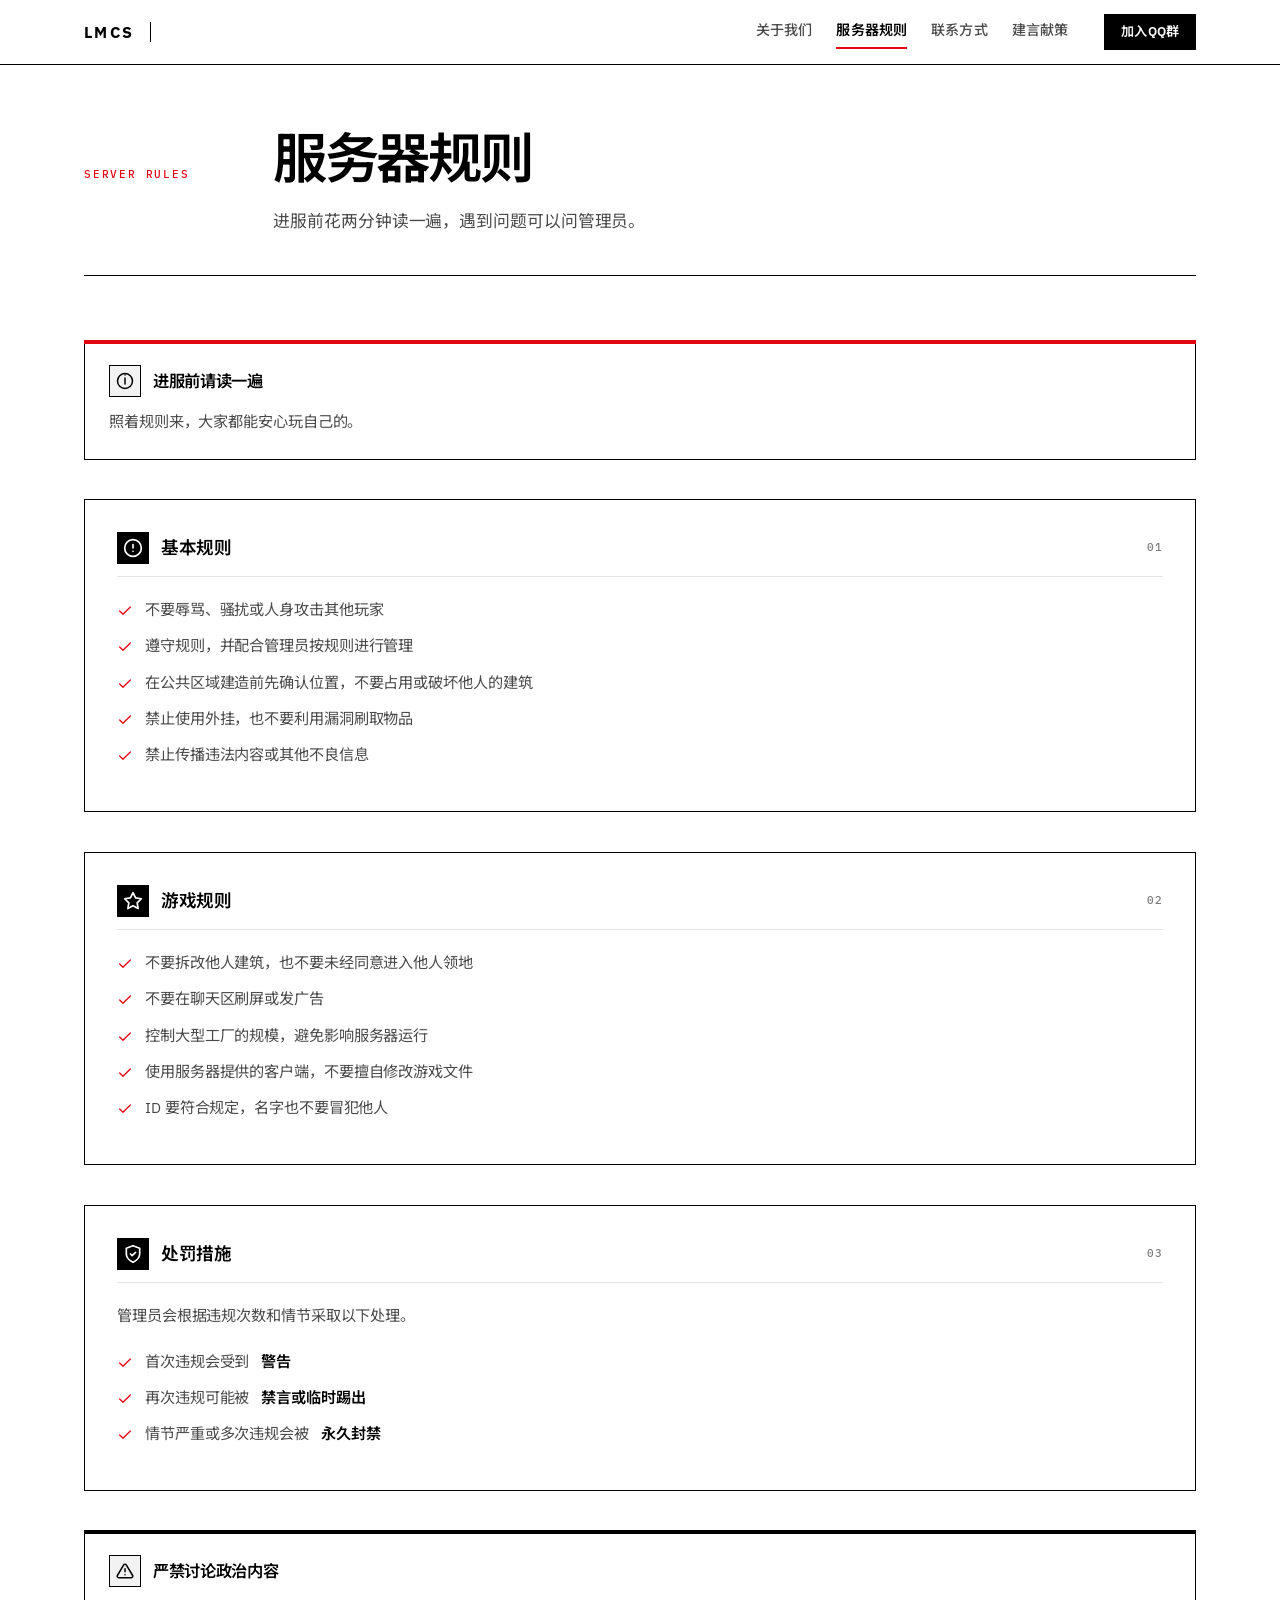
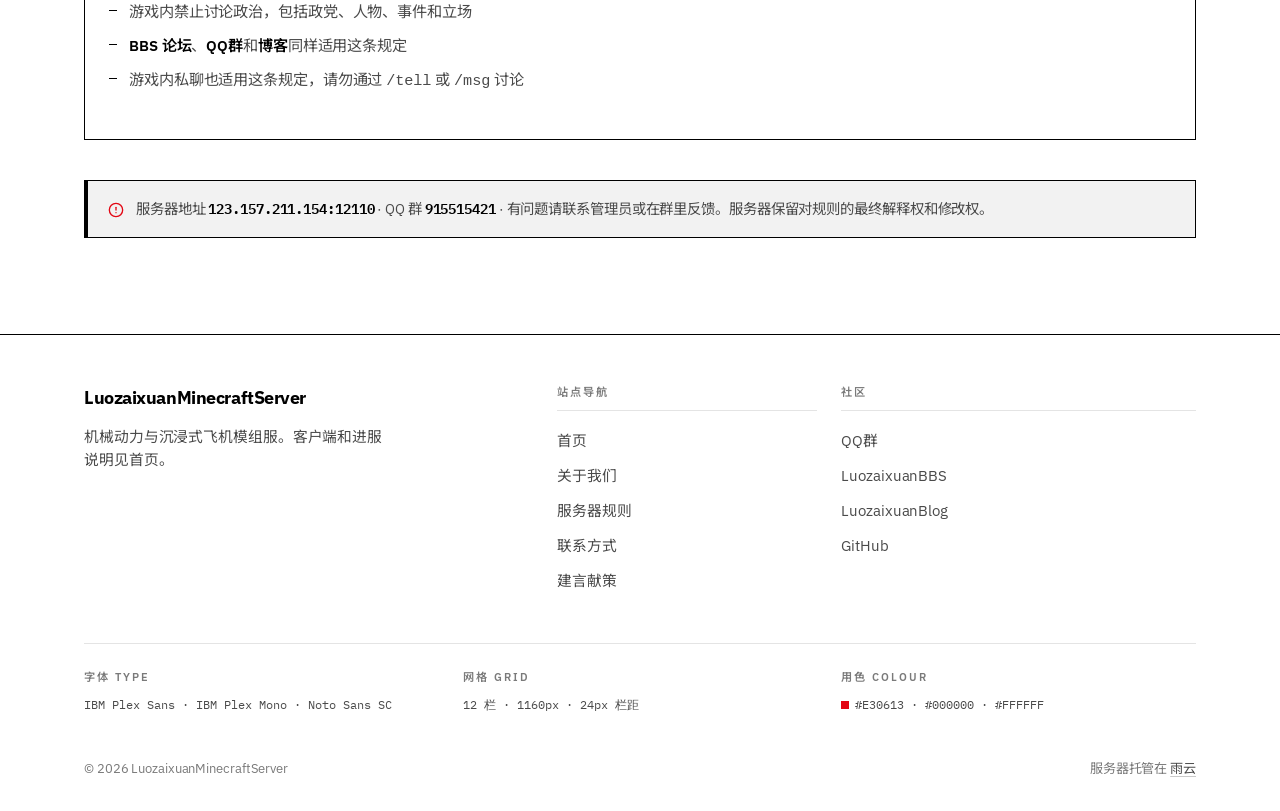
<file: html/rules.html>
<!DOCTYPE html>
<html lang="zh-CN">
<head>
<meta charset="UTF-8">
<meta name="viewport" content="width=device-width, initial-scale=1.0">
<meta name="robots" content="index, follow">
<meta name="description" content="LuozaixuanMinecraftServer 服务器规则，包含基本要求、游戏行为规范和处罚方式">
<meta name="theme-color" content="#FFFFFF">
<title>LuozaixuanMinecraftServer - 服务器规则</title>
<link rel="preconnect" href="https://fonts.googleapis.com">
<link rel="preconnect" href="https://fonts.gstatic.com" crossorigin>
<link href="https://fonts.googleapis.com/css2?family=IBM+Plex+Mono:wght@400;500;600&family=IBM+Plex+Sans:wght@400;500;600;700&family=Noto+Sans+SC:wght@400;500;700&display=swap" rel="stylesheet">
<link rel="stylesheet" href="../assets/css/styles.css">
</head>
<body>

<a href="../index.html" class="skip-link">返回主页</a>

<!-- ===== 导航 ===== -->
<nav class="site-nav" aria-label="主导航">
  <div class="nav-inner">
    <a href="../index.html" class="nav-brand" aria-label="LuozaixuanMinecraftServer 首页">
      <span>LMCS</span>
    </a>
    <button class="nav-toggle" id="navToggle" aria-label="打开菜单" aria-expanded="false" aria-controls="navLinks">
      <svg width="20" height="20" viewBox="0 0 24 24" fill="none" stroke="currentColor" stroke-width="2" stroke-linecap="round" stroke-linejoin="round" aria-hidden="true"><line x1="4" y1="7" x2="20" y2="7"/><line x1="4" y1="12" x2="20" y2="12"/><line x1="4" y1="17" x2="20" y2="17"/></svg>
    </button>
    <div class="nav-links" id="navLinks">
      <a href="we.html">关于我们</a>
      <a href="rules.html" aria-current="page">服务器规则</a>
      <a href="contact.html">联系方式</a>
      <a href="suggestions.html">建言献策</a>
      <a href="https://qm.qq.com/q/NzYmsReNaO" class="btn btn-primary btn-sm nav-cta" target="_blank" rel="noopener">加入QQ群</a>
    </div>
  </div>
</nav>

<!-- ===== 页面头部 ===== -->
<header class="page-hero" role="banner">
  <div class="container">
    <div class="page-head">
      <p class="page-head-kicker">Server Rules</p>
      <h1 class="page-head-title">服务器规则</h1>
      <p class="page-head-subtitle">进服前花两分钟读一遍，遇到问题可以问管理员。</p>
    </div>
  </div>
</header>

<!-- ===== 主体 ===== -->
<main id="main-content">
  <div class="container">

    <section class="notice notice--info" aria-label="规则须知" data-reveal>
      <div class="notice-header">
        <span class="notice-icon" aria-hidden="true">
          <svg width="18" height="18" viewBox="0 0 24 24" fill="none" stroke="currentColor" stroke-width="2" stroke-linecap="round" stroke-linejoin="round"><circle cx="12" cy="12" r="10"/><polyline points="12 16 12 12 12 8"/><line x1="12" y1="4" x2="12.01" y2="4"/></svg>
        </span>
        <h3>进服前请读一遍</h3>
      </div>
      <p class="notice-desc">照着规则来，大家都能安心玩自己的。</p>
    </section>

    <section class="card" aria-label="基本规则" data-reveal>
      <div class="card-header">
        <span class="card-icon" aria-hidden="true">
          <svg width="20" height="20" viewBox="0 0 24 24" fill="none" stroke="currentColor" stroke-width="2" stroke-linecap="round" stroke-linejoin="round"><circle cx="12" cy="12" r="10"/><line x1="12" y1="8" x2="12" y2="12"/><line x1="12" y1="16" x2="12.01" y2="16"/></svg>
        </span>
        <h3>基本规则</h3>
        <span class="card-index" aria-hidden="true">01</span>
      </div>
      <ul class="tick-list">
        <li><svg width="16" height="16" viewBox="0 0 24 24" fill="none" stroke="currentColor" stroke-width="2" stroke-linecap="round" stroke-linejoin="round" aria-hidden="true"><path d="M20 6L9 17l-5-5"/></svg>不要辱骂、骚扰或人身攻击其他玩家</li>
        <li><svg width="16" height="16" viewBox="0 0 24 24" fill="none" stroke="currentColor" stroke-width="2" stroke-linecap="round" stroke-linejoin="round" aria-hidden="true"><path d="M20 6L9 17l-5-5"/></svg>遵守规则，并配合管理员按规则进行管理</li>
        <li><svg width="16" height="16" viewBox="0 0 24 24" fill="none" stroke="currentColor" stroke-width="2" stroke-linecap="round" stroke-linejoin="round" aria-hidden="true"><path d="M20 6L9 17l-5-5"/></svg>在公共区域建造前先确认位置，不要占用或破坏他人的建筑</li>
        <li><svg width="16" height="16" viewBox="0 0 24 24" fill="none" stroke="currentColor" stroke-width="2" stroke-linecap="round" stroke-linejoin="round" aria-hidden="true"><path d="M20 6L9 17l-5-5"/></svg>禁止使用外挂，也不要利用漏洞刷取物品</li>
        <li><svg width="16" height="16" viewBox="0 0 24 24" fill="none" stroke="currentColor" stroke-width="2" stroke-linecap="round" stroke-linejoin="round" aria-hidden="true"><path d="M20 6L9 17l-5-5"/></svg>禁止传播违法内容或其他不良信息</li>
      </ul>
    </section>

    <section class="card" aria-label="游戏规则" data-reveal>
      <div class="card-header">
        <span class="card-icon" aria-hidden="true">
          <svg width="20" height="20" viewBox="0 0 24 24" fill="none" stroke="currentColor" stroke-width="2" stroke-linecap="round" stroke-linejoin="round"><polygon points="12 2 15.09 8.26 22 9.27 17 14.14 18.18 21.02 12 17.77 5.82 21.02 7 14.14 2 9.27 8.91 8.26 12 2"/></svg>
        </span>
        <h3>游戏规则</h3>
        <span class="card-index" aria-hidden="true">02</span>
      </div>
      <ul class="tick-list">
        <li><svg width="16" height="16" viewBox="0 0 24 24" fill="none" stroke="currentColor" stroke-width="2" stroke-linecap="round" stroke-linejoin="round" aria-hidden="true"><path d="M20 6L9 17l-5-5"/></svg>不要拆改他人建筑，也不要未经同意进入他人领地</li>
        <li><svg width="16" height="16" viewBox="0 0 24 24" fill="none" stroke="currentColor" stroke-width="2" stroke-linecap="round" stroke-linejoin="round" aria-hidden="true"><path d="M20 6L9 17l-5-5"/></svg>不要在聊天区刷屏或发广告</li>
        <li><svg width="16" height="16" viewBox="0 0 24 24" fill="none" stroke="currentColor" stroke-width="2" stroke-linecap="round" stroke-linejoin="round" aria-hidden="true"><path d="M20 6L9 17l-5-5"/></svg>控制大型工厂的规模，避免影响服务器运行</li>
        <li><svg width="16" height="16" viewBox="0 0 24 24" fill="none" stroke="currentColor" stroke-width="2" stroke-linecap="round" stroke-linejoin="round" aria-hidden="true"><path d="M20 6L9 17l-5-5"/></svg>使用服务器提供的客户端，不要擅自修改游戏文件</li>
        <li><svg width="16" height="16" viewBox="0 0 24 24" fill="none" stroke="currentColor" stroke-width="2" stroke-linecap="round" stroke-linejoin="round" aria-hidden="true"><path d="M20 6L9 17l-5-5"/></svg>ID 要符合规定，名字也不要冒犯他人</li>
      </ul>
    </section>

    <section class="card" aria-label="处罚措施" data-reveal>
      <div class="card-header">
        <span class="card-icon" aria-hidden="true">
          <svg width="20" height="20" viewBox="0 0 24 24" fill="none" stroke="currentColor" stroke-width="2" stroke-linecap="round" stroke-linejoin="round"><path d="M12 22s8-4 8-10V5l-8-3-8 3v7c0 6 8 10 8 10z"/><polyline points="9 12 11 14 15 10"/></svg>
        </span>
        <h3>处罚措施</h3>
        <span class="card-index" aria-hidden="true">03</span>
      </div>
      <p class="card-note">管理员会根据违规次数和情节采取以下处理。</p>
      <ul class="tick-list">
        <li><svg width="16" height="16" viewBox="0 0 24 24" fill="none" stroke="currentColor" stroke-width="2" stroke-linecap="round" stroke-linejoin="round" aria-hidden="true"><path d="M20 6L9 17l-5-5"/></svg>首次违规会受到<strong>警告</strong></li>
        <li><svg width="16" height="16" viewBox="0 0 24 24" fill="none" stroke="currentColor" stroke-width="2" stroke-linecap="round" stroke-linejoin="round" aria-hidden="true"><path d="M20 6L9 17l-5-5"/></svg>再次违规可能被<strong>禁言或临时踢出</strong></li>
        <li><svg width="16" height="16" viewBox="0 0 24 24" fill="none" stroke="currentColor" stroke-width="2" stroke-linecap="round" stroke-linejoin="round" aria-hidden="true"><path d="M20 6L9 17l-5-5"/></svg>情节严重或多次违规会被<strong>永久封禁</strong></li>
      </ul>
    </section>

    <section class="notice notice--danger" aria-label="严禁讨论政治内容" data-reveal>
      <div class="notice-header">
        <span class="notice-icon" aria-hidden="true">
          <svg width="18" height="18" viewBox="0 0 24 24" fill="none" stroke="currentColor" stroke-width="2" stroke-linecap="round" stroke-linejoin="round"><path d="M10.29 3.86L1.82 18a2 2 0 0 0 1.71 3h16.94a2 2 0 0 0 1.71-3L13.71 3.86a2 2 0 0 0-3.42 0z"/><line x1="12" y1="9" x2="12" y2="13"/><line x1="12" y1="17" x2="12.01" y2="17"/></svg>
        </span>
        <h3>严禁讨论政治内容</h3>
      </div>
      <ul class="notice-list">
        <li>游戏内禁止讨论政治，包括政党、人物、事件和立场</li>
        <li><strong>BBS 论坛</strong>、<strong>QQ群</strong>和<strong>博客</strong>同样适用这条规定</li>
        <li>游戏内私聊也适用这条规定，请勿通过 <code>/tell</code> 或 <code>/msg</code> 讨论</li>
      </ul>
    </section>

    <div class="warning-bar" data-reveal>
      <svg width="16" height="16" viewBox="0 0 24 24" fill="none" stroke="currentColor" stroke-width="2" stroke-linecap="round" stroke-linejoin="round" aria-hidden="true"><circle cx="12" cy="12" r="10"/><line x1="12" y1="8" x2="12" y2="12"/><line x1="12" y1="16" x2="12.01" y2="16"/></svg>
      <span>服务器地址 <strong>123.157.211.154:12110</strong> · QQ 群 <strong>915515421</strong> · 有问题请联系管理员或在群里反馈。服务器保留对规则的最终解释权和修改权。</span>
    </div>

  </div>
</main>

<!-- ===== 页脚 ===== -->
<footer class="site-footer" role="contentinfo">
  <div class="container">
    <div class="footer-grid">
      <div>
        <p class="footer-brand">LuozaixuanMinecraftServer</p>
        <p class="footer-description">机械动力与沉浸式飞机模组服。客户端和进服说明见首页。</p>
      </div>
      <nav class="footer-col" aria-label="站点导航">
        <h4>站点导航</h4>
        <ul>
          <li><a href="../index.html">首页</a></li>
          <li><a href="we.html">关于我们</a></li>
          <li><a href="rules.html">服务器规则</a></li>
          <li><a href="contact.html">联系方式</a></li>
          <li><a href="suggestions.html">建言献策</a></li>
        </ul>
      </nav>
      <nav class="footer-col" aria-label="社区链接">
        <h4>社区</h4>
        <ul>
          <li><a href="https://qm.qq.com/q/NzYmsReNaO" target="_blank" rel="noopener">QQ群</a></li>
          <li><a href="http://bbs.luozaixuan.top" target="_blank" rel="noopener">LuozaixuanBBS</a></li>
          <li><a href="https://blog.luozaixuan.top" target="_blank" rel="noopener">LuozaixuanBlog</a></li>
          <li><a href="https://github.com/luozaixuan" target="_blank" rel="noopener">GitHub</a></li>
        </ul>
      </nav>
    </div>
    <dl class="colophon">
      <div class="colophon-item">
        <dt>字体 Type</dt>
        <dd>IBM Plex Sans · IBM Plex Mono · Noto Sans SC</dd>
      </div>
      <div class="colophon-item">
        <dt>网格 Grid</dt>
        <dd>12 栏 · 1160px · 24px 栏距</dd>
      </div>
      <div class="colophon-item">
        <dt>用色 Colour</dt>
        <dd><span class="swatch" aria-hidden="true"></span>#E30613 · #000000 · #FFFFFF</dd>
      </div>
    </dl>
    <div class="footer-credit">
      <span>© <span id="year">2026</span> LuozaixuanMinecraftServer</span>
      <span>服务器托管在 <a href="https://www.rainyun.com/luozx_" target="_blank" rel="noopener">雨云</a></span>
    </div>
  </div>
</footer>

<script src="../js/site.js" defer></script>

<!-- Cloudflare Pages Analytics -->
<script defer src='https://static.cloudflareinsights.com/beacon.min.js' data-cf-beacon='{"token": "0e61d4ab9ec14782a2114b907ac27452"}'></script>
</body>
</html>
</file>
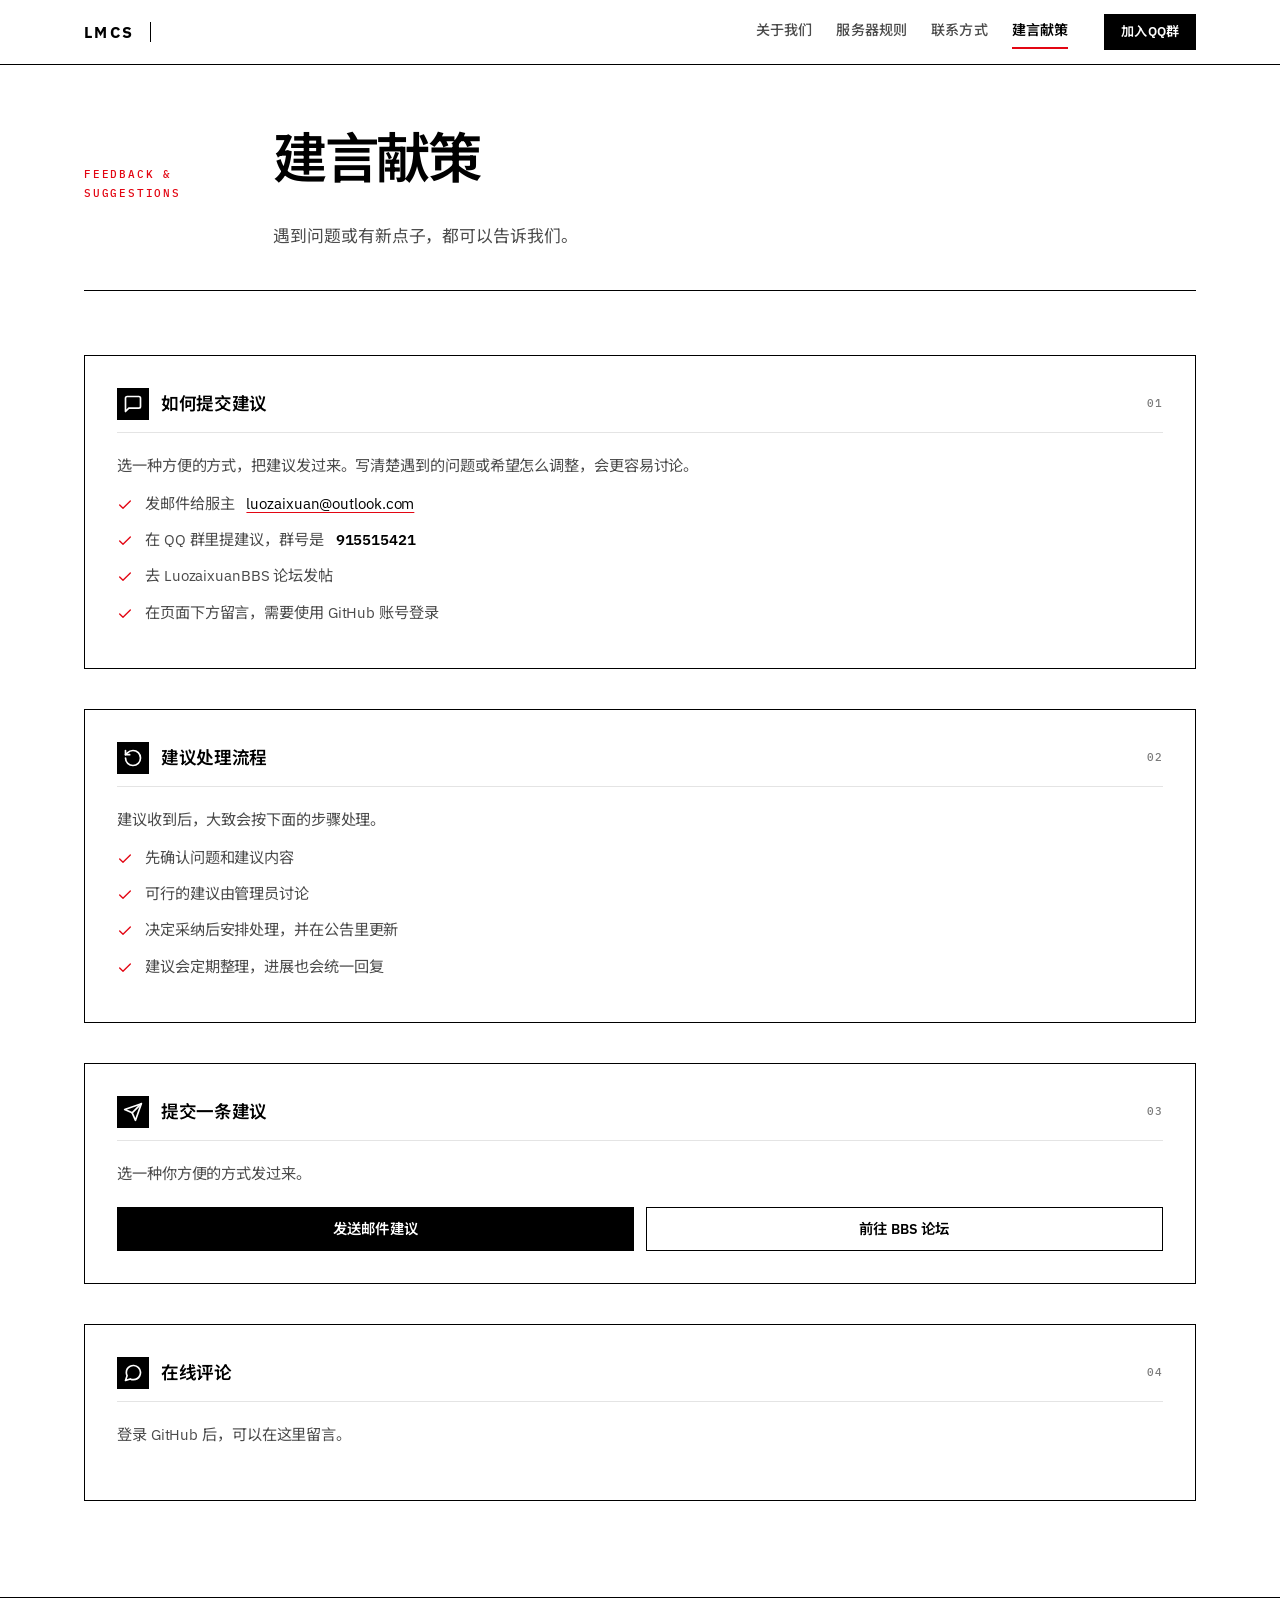
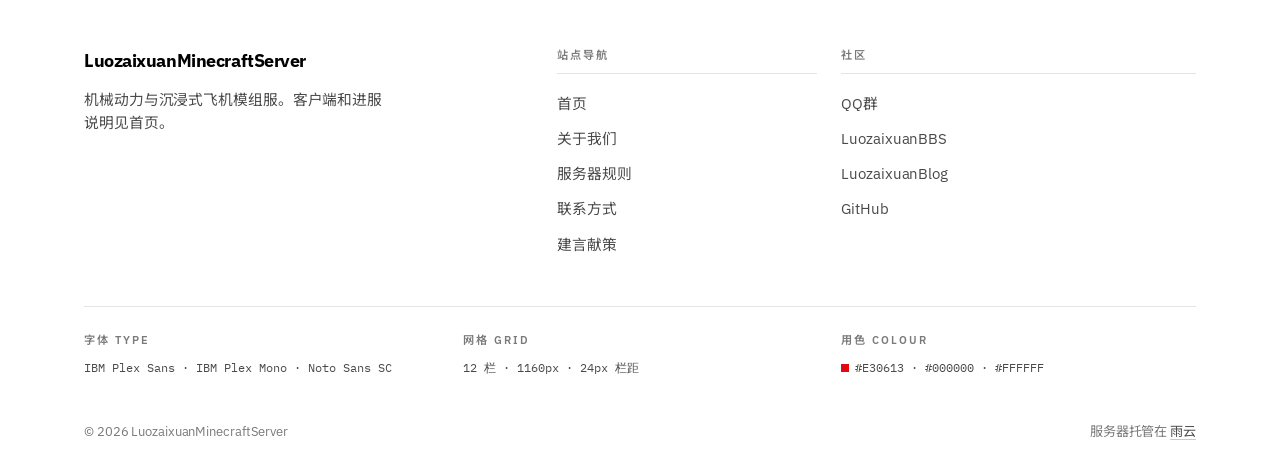
<file: html/suggestions.html>
<!DOCTYPE html>
<html lang="zh-CN">
<head>
<meta charset="UTF-8">
<meta name="viewport" content="width=device-width, initial-scale=1.0">
<meta name="robots" content="index, follow">
<meta name="description" content="LuozaixuanMinecraftServer 建言献策，可以通过邮件、QQ群、论坛或评论区提交建议">
<meta name="theme-color" content="#FFFFFF">
<title>LuozaixuanMinecraftServer - 建言献策</title>
<link rel="preconnect" href="https://fonts.googleapis.com">
<link rel="preconnect" href="https://fonts.gstatic.com" crossorigin>
<link href="https://fonts.googleapis.com/css2?family=IBM+Plex+Mono:wght@400;500;600&family=IBM+Plex+Sans:wght@400;500;600;700&family=Noto+Sans+SC:wght@400;500;700&display=swap" rel="stylesheet">
<link rel="stylesheet" href="../assets/css/styles.css">
</head>
<body>

<a href="../index.html" class="skip-link">返回主页</a>

<!-- ===== 导航 ===== -->
<nav class="site-nav" aria-label="主导航">
  <div class="nav-inner">
    <a href="../index.html" class="nav-brand" aria-label="LuozaixuanMinecraftServer 首页">
      <span>LMCS</span>
    </a>
    <button class="nav-toggle" id="navToggle" aria-label="打开菜单" aria-expanded="false" aria-controls="navLinks">
      <svg width="20" height="20" viewBox="0 0 24 24" fill="none" stroke="currentColor" stroke-width="2" stroke-linecap="round" stroke-linejoin="round" aria-hidden="true"><line x1="4" y1="7" x2="20" y2="7"/><line x1="4" y1="12" x2="20" y2="12"/><line x1="4" y1="17" x2="20" y2="17"/></svg>
    </button>
    <div class="nav-links" id="navLinks">
      <a href="we.html">关于我们</a>
      <a href="rules.html">服务器规则</a>
      <a href="contact.html">联系方式</a>
      <a href="suggestions.html" aria-current="page">建言献策</a>
      <a href="https://qm.qq.com/q/NzYmsReNaO" class="btn btn-primary btn-sm nav-cta" target="_blank" rel="noopener">加入QQ群</a>
    </div>
  </div>
</nav>

<!-- ===== 页面头部 ===== -->
<header class="page-hero" role="banner">
  <div class="container">
    <div class="page-head">
      <p class="page-head-kicker">Feedback &amp; Suggestions</p>
      <h1 class="page-head-title">建言献策</h1>
      <p class="page-head-subtitle">遇到问题或有新点子，都可以告诉我们。</p>
    </div>
  </div>
</header>

<!-- ===== 主体 ===== -->
<main id="main-content">
  <div class="container">

    <section class="card" aria-label="如何提交建议" data-reveal>
      <div class="card-header">
        <span class="card-icon" aria-hidden="true">
          <svg width="20" height="20" viewBox="0 0 24 24" fill="none" stroke="currentColor" stroke-width="2" stroke-linecap="round" stroke-linejoin="round"><path d="M21 15a2 2 0 0 1-2 2H7l-4 4V5a2 2 0 0 1 2-2h14a2 2 0 0 1 2 2z"/></svg>
        </span>
        <h3>如何提交建议</h3>
        <span class="card-index" aria-hidden="true">01</span>
      </div>
      <div class="card-body">
        <p>选一种方便的方式，把建议发过来。写清楚遇到的问题或希望怎么调整，会更容易讨论。</p>
        <ul class="tick-list">
          <li><svg width="16" height="16" viewBox="0 0 24 24" fill="none" stroke="currentColor" stroke-width="2" stroke-linecap="round" stroke-linejoin="round" aria-hidden="true"><path d="M20 6L9 17l-5-5"/></svg>发邮件给服主 <a href="mailto:luozaixuan@outlook.com">luozaixuan@outlook.com</a></li>
          <li><svg width="16" height="16" viewBox="0 0 24 24" fill="none" stroke="currentColor" stroke-width="2" stroke-linecap="round" stroke-linejoin="round" aria-hidden="true"><path d="M20 6L9 17l-5-5"/></svg>在 QQ 群里提建议，群号是 <strong>915515421</strong></li>
          <li><svg width="16" height="16" viewBox="0 0 24 24" fill="none" stroke="currentColor" stroke-width="2" stroke-linecap="round" stroke-linejoin="round" aria-hidden="true"><path d="M20 6L9 17l-5-5"/></svg>去 LuozaixuanBBS 论坛发帖</li>
          <li><svg width="16" height="16" viewBox="0 0 24 24" fill="none" stroke="currentColor" stroke-width="2" stroke-linecap="round" stroke-linejoin="round" aria-hidden="true"><path d="M20 6L9 17l-5-5"/></svg>在页面下方留言，需要使用 GitHub 账号登录</li>
        </ul>
      </div>
    </section>

    <section class="card" aria-label="建议处理流程" data-reveal>
      <div class="card-header">
        <span class="card-icon" aria-hidden="true">
          <svg width="20" height="20" viewBox="0 0 24 24" fill="none" stroke="currentColor" stroke-width="2" stroke-linecap="round" stroke-linejoin="round"><path d="M3 12a9 9 0 1 0 9-9 9.75 9.75 0 0 0-6.74 2.74L3 8"/><path d="M3 3v5h5"/></svg>
        </span>
        <h3>建议处理流程</h3>
        <span class="card-index" aria-hidden="true">02</span>
      </div>
      <div class="card-body">
        <p>建议收到后，大致会按下面的步骤处理。</p>
        <ul class="tick-list">
          <li><svg width="16" height="16" viewBox="0 0 24 24" fill="none" stroke="currentColor" stroke-width="2" stroke-linecap="round" stroke-linejoin="round" aria-hidden="true"><path d="M20 6L9 17l-5-5"/></svg>先确认问题和建议内容</li>
          <li><svg width="16" height="16" viewBox="0 0 24 24" fill="none" stroke="currentColor" stroke-width="2" stroke-linecap="round" stroke-linejoin="round" aria-hidden="true"><path d="M20 6L9 17l-5-5"/></svg>可行的建议由管理员讨论</li>
          <li><svg width="16" height="16" viewBox="0 0 24 24" fill="none" stroke="currentColor" stroke-width="2" stroke-linecap="round" stroke-linejoin="round" aria-hidden="true"><path d="M20 6L9 17l-5-5"/></svg>决定采纳后安排处理，并在公告里更新</li>
          <li><svg width="16" height="16" viewBox="0 0 24 24" fill="none" stroke="currentColor" stroke-width="2" stroke-linecap="round" stroke-linejoin="round" aria-hidden="true"><path d="M20 6L9 17l-5-5"/></svg>建议会定期整理，进展也会统一回复</li>
        </ul>
      </div>
    </section>

    <section class="card" aria-label="立即提交" data-reveal>
      <div class="card-header">
        <span class="card-icon" aria-hidden="true">
          <svg width="20" height="20" viewBox="0 0 24 24" fill="none" stroke="currentColor" stroke-width="2" stroke-linecap="round" stroke-linejoin="round"><line x1="22" y1="2" x2="11" y2="13"/><polygon points="22 2 15 22 11 13 2 9 22 2"/></svg>
        </span>
        <h3>提交一条建议</h3>
        <span class="card-index" aria-hidden="true">03</span>
      </div>
      <p class="card-note">选一种你方便的方式发过来。</p>
      <div class="btn-group">
        <a href="mailto:luozaixuan@outlook.com?subject=%E6%9C%8D%E5%8A%A1%E5%99%A8%E5%BB%BA%E8%AE%AE" class="btn btn-primary">发送邮件建议</a>
        <a href="http://bbs.luozaixuan.top" class="btn btn-secondary" target="_blank" rel="noopener">前往 BBS 论坛</a>
      </div>
    </section>

    <section class="card" aria-label="在线评论" data-reveal>
      <div class="card-header">
        <span class="card-icon" aria-hidden="true">
          <svg width="20" height="20" viewBox="0 0 24 24" fill="none" stroke="currentColor" stroke-width="2" stroke-linecap="round" stroke-linejoin="round"><path d="M21 11.5a8.38 8.38 0 0 1-.9 3.8 8.5 8.5 0 0 1-7.6 4.7 8.38 8.38 0 0 1-3.8-.9L3 21l1.9-5.7a8.38 8.38 0 0 1-.9-3.8 8.5 8.5 0 0 1 4.7-7.6 8.38 8.38 0 0 1 3.8-.9h.5a8.48 8.48 0 0 1 8 8v.5z"/></svg>
        </span>
        <h3>在线评论</h3>
        <span class="card-index" aria-hidden="true">04</span>
      </div>
      <p class="card-note">登录 GitHub 后，可以在这里留言。</p>
      <div id="container"></div>
    </section>

  </div>
</main>

<!-- ===== 页脚 ===== -->
<footer class="site-footer" role="contentinfo">
  <div class="container">
    <div class="footer-grid">
      <div>
        <p class="footer-brand">LuozaixuanMinecraftServer</p>
        <p class="footer-description">机械动力与沉浸式飞机模组服。客户端和进服说明见首页。</p>
      </div>
      <nav class="footer-col" aria-label="站点导航">
        <h4>站点导航</h4>
        <ul>
          <li><a href="../index.html">首页</a></li>
          <li><a href="we.html">关于我们</a></li>
          <li><a href="rules.html">服务器规则</a></li>
          <li><a href="contact.html">联系方式</a></li>
          <li><a href="suggestions.html">建言献策</a></li>
        </ul>
      </nav>
      <nav class="footer-col" aria-label="社区链接">
        <h4>社区</h4>
        <ul>
          <li><a href="https://qm.qq.com/q/NzYmsReNaO" target="_blank" rel="noopener">QQ群</a></li>
          <li><a href="http://bbs.luozaixuan.top" target="_blank" rel="noopener">LuozaixuanBBS</a></li>
          <li><a href="https://blog.luozaixuan.top" target="_blank" rel="noopener">LuozaixuanBlog</a></li>
          <li><a href="https://github.com/luozaixuan" target="_blank" rel="noopener">GitHub</a></li>
        </ul>
      </nav>
    </div>
    <dl class="colophon">
      <div class="colophon-item">
        <dt>字体 Type</dt>
        <dd>IBM Plex Sans · IBM Plex Mono · Noto Sans SC</dd>
      </div>
      <div class="colophon-item">
        <dt>网格 Grid</dt>
        <dd>12 栏 · 1160px · 24px 栏距</dd>
      </div>
      <div class="colophon-item">
        <dt>用色 Colour</dt>
        <dd><span class="swatch" aria-hidden="true"></span>#E30613 · #000000 · #FFFFFF</dd>
      </div>
    </dl>
    <div class="footer-credit">
      <span>© <span id="year">2026</span> LuozaixuanMinecraftServer</span>
      <span>服务器托管在 <a href="https://www.rainyun.com/luozx_" target="_blank" rel="noopener">雨云</a></span>
    </div>
  </div>
</footer>

<script src="https://imsun.github.io/gitment/dist/gitment.browser.js"></script>
<script src="../js/site.js" defer></script>
<script>
  // The comment widget is rendered once the deferred site script has taken over
  // navigation, reveal and the footer year.
  window.addEventListener('DOMContentLoaded', function () {
    if (typeof Gitment !== 'function') return;
    var gitment = new Gitment({
      id: 'location.href',
      owner: 'luozaixuan',
      repo: 'commet',
      oauth: {
        client_id: 'Ov23li1bZWZK5I7GWVcj',
        client_secret: 'b8a9739c46655c34b9eb101e0fae4928a1cf0ff3',
      },
    });
    gitment.render('container');
  });
</script>

<!-- Cloudflare Pages Analytics -->
<script defer src='https://static.cloudflareinsights.com/beacon.min.js' data-cf-beacon='{"token": "0e61d4ab9ec14782a2114b907ac27452"}'></script>
</body>
</html>
</file>
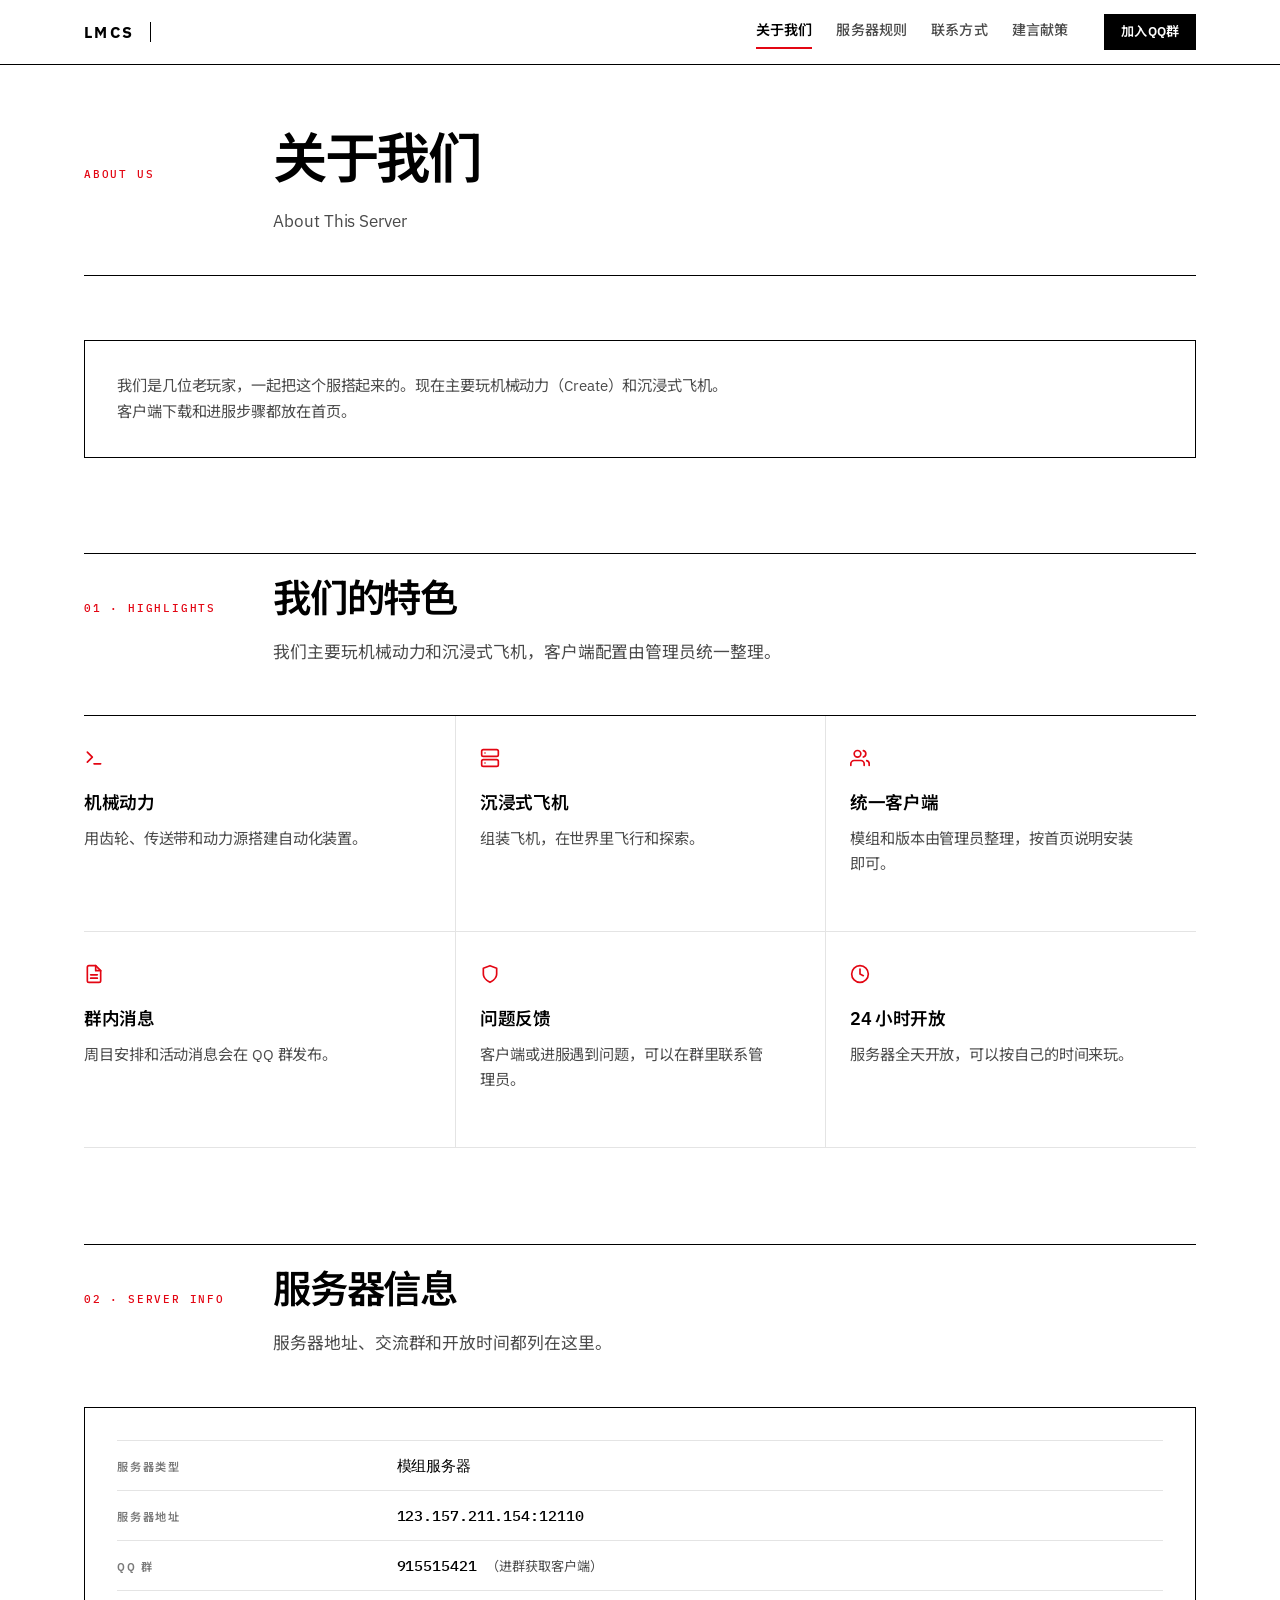
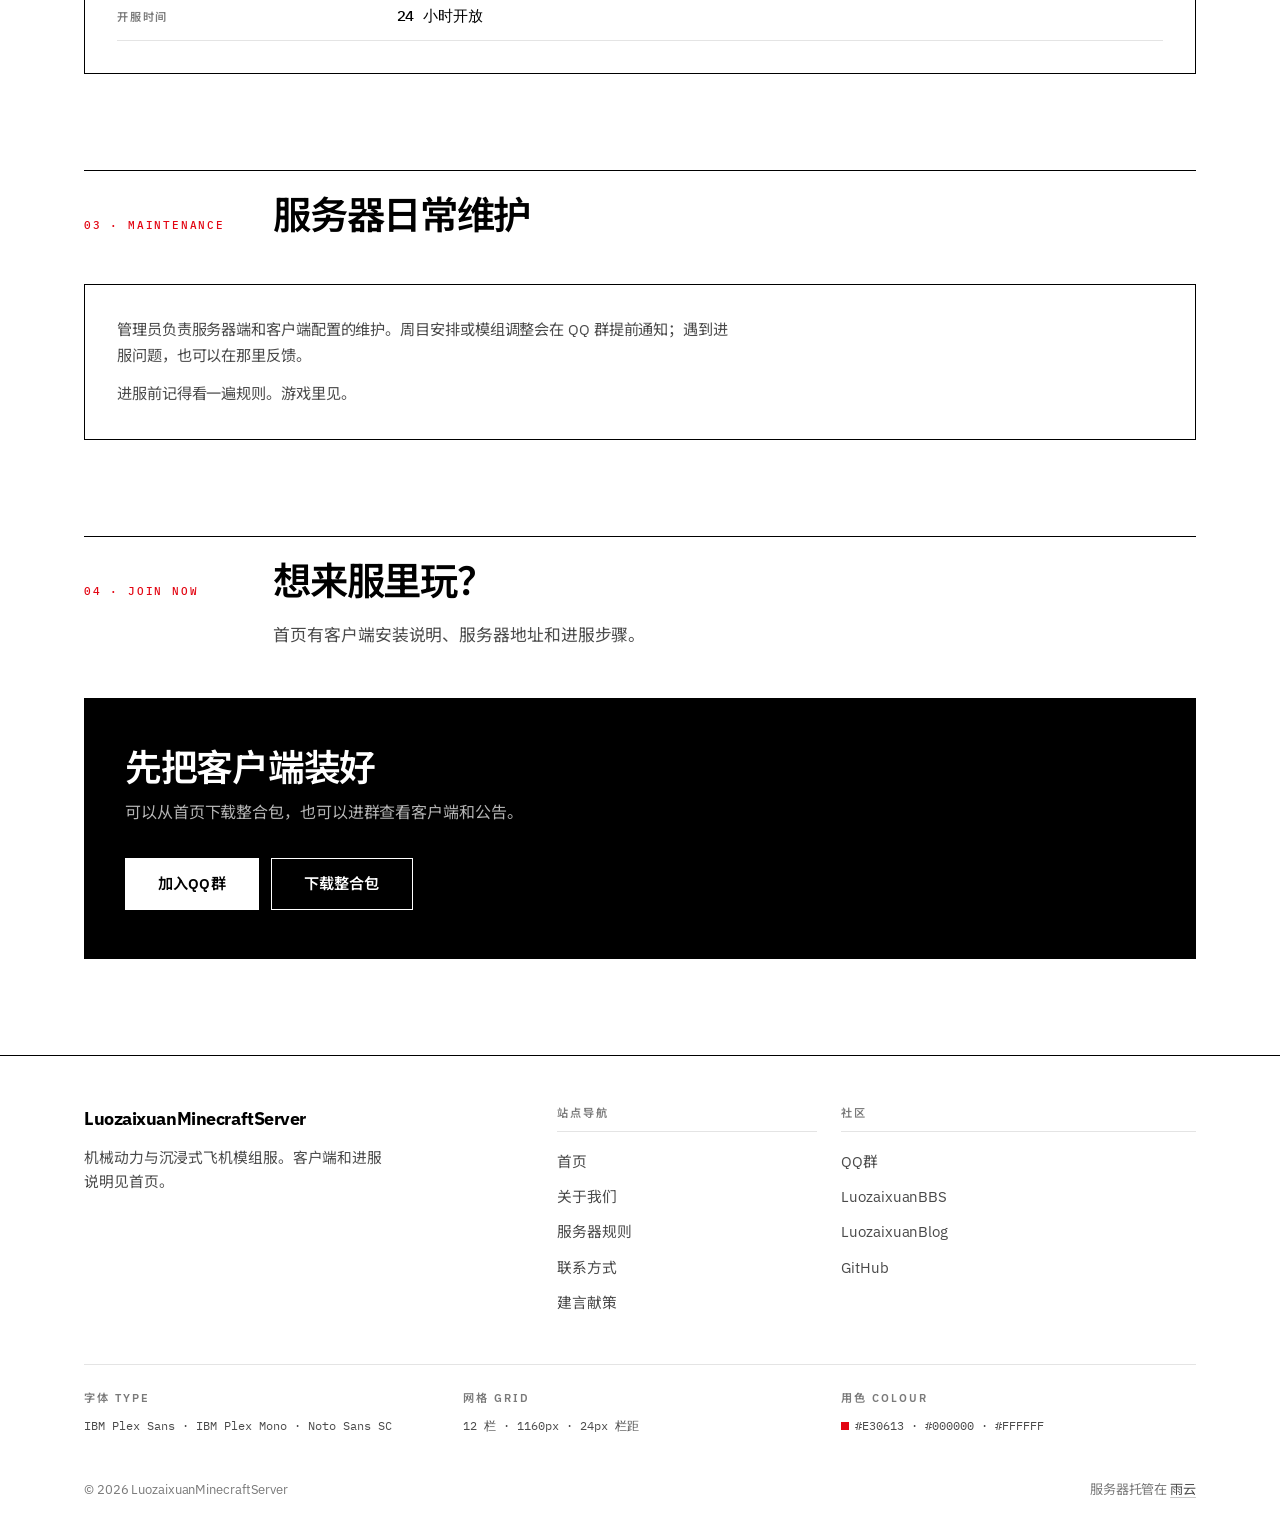
<file: html/we.html>
<!DOCTYPE html>
<html lang="zh-CN">
<head>
<meta charset="UTF-8">
<meta name="viewport" content="width=device-width, initial-scale=1.0">
<meta name="robots" content="index, follow">
<meta name="description" content="LuozaixuanMinecraftServer 是机械动力和沉浸式飞机模组服，地址 123.157.211.154:12110">
<meta name="theme-color" content="#FFFFFF">
<title>LuozaixuanMinecraftServer - 关于我们</title>
<link rel="preconnect" href="https://fonts.googleapis.com">
<link rel="preconnect" href="https://fonts.gstatic.com" crossorigin>
<link href="https://fonts.googleapis.com/css2?family=IBM+Plex+Mono:wght@400;500;600&family=IBM+Plex+Sans:wght@400;500;600;700&family=Noto+Sans+SC:wght@400;500;700&display=swap" rel="stylesheet">
<link rel="stylesheet" href="../assets/css/styles.css">
</head>
<body>

<a href="../index.html" class="skip-link">返回主页</a>

<!-- ===== 导航 ===== -->
<nav class="site-nav" aria-label="主导航">
  <div class="nav-inner">
    <a href="../index.html" class="nav-brand" aria-label="LuozaixuanMinecraftServer 首页">
      <span>LMCS</span>
    </a>
    <button class="nav-toggle" id="navToggle" aria-label="打开菜单" aria-expanded="false" aria-controls="navLinks">
      <svg width="20" height="20" viewBox="0 0 24 24" fill="none" stroke="currentColor" stroke-width="2" stroke-linecap="round" stroke-linejoin="round" aria-hidden="true"><line x1="4" y1="7" x2="20" y2="7"/><line x1="4" y1="12" x2="20" y2="12"/><line x1="4" y1="17" x2="20" y2="17"/></svg>
    </button>
    <div class="nav-links" id="navLinks">
      <a href="we.html" aria-current="page">关于我们</a>
      <a href="rules.html">服务器规则</a>
      <a href="contact.html">联系方式</a>
      <a href="suggestions.html">建言献策</a>
      <a href="https://qm.qq.com/q/NzYmsReNaO" class="btn btn-primary btn-sm nav-cta" target="_blank" rel="noopener">加入QQ群</a>
    </div>
  </div>
</nav>

<!-- ===== 页面头部 ===== -->
<header class="page-hero" role="banner">
  <div class="container">
    <div class="page-head">
      <p class="page-head-kicker">About Us</p>
      <h1 class="page-head-title">关于我们</h1>
      <p class="page-head-subtitle">About This Server</p>
    </div>
  </div>
</header>

<!-- ===== 主体 ===== -->
<main id="main-content">
  <div class="container">

    <section class="section" aria-label="关于我们">
      <div class="card" data-reveal>
        <div class="card-body">
          <p>我们是几位老玩家，一起把这个服搭起来的。现在主要玩机械动力（Create）和沉浸式飞机。客户端下载和进服步骤都放在首页。</p>
        </div>
      </div>
    </section>

    <section class="section" aria-label="我们的特色">
      <div class="section-head" data-reveal>
        <p class="section-kicker">01 · Highlights</p>
        <h2 class="section-title">我们的特色</h2>
        <p class="section-desc">我们主要玩机械动力和沉浸式飞机，客户端配置由管理员统一整理。</p>
      </div>
      <div class="feature-grid">
        <article class="feature-card" data-reveal>
          <span class="feature-icon" aria-hidden="true">
            <svg width="20" height="20" viewBox="0 0 24 24" fill="none" stroke="currentColor" stroke-width="2" stroke-linecap="round" stroke-linejoin="round"><path d="M4 17l6-6-6-6"/><path d="M12 19h8"/></svg>
          </span>
          <h3>机械动力</h3>
          <p>用齿轮、传送带和动力源搭建自动化装置。</p>
        </article>
        <article class="feature-card" data-reveal>
          <span class="feature-icon" aria-hidden="true">
            <svg width="20" height="20" viewBox="0 0 24 24" fill="none" stroke="currentColor" stroke-width="2" stroke-linecap="round" stroke-linejoin="round"><rect x="2" y="2" width="20" height="8" rx="2"/><rect x="2" y="14" width="20" height="8" rx="2"/><line x1="6" y1="6" x2="6.01" y2="6"/><line x1="6" y1="18" x2="6.01" y2="18"/></svg>
          </span>
          <h3>沉浸式飞机</h3>
          <p>组装飞机，在世界里飞行和探索。</p>
        </article>
        <article class="feature-card" data-reveal>
          <span class="feature-icon" aria-hidden="true">
            <svg width="20" height="20" viewBox="0 0 24 24" fill="none" stroke="currentColor" stroke-width="2" stroke-linecap="round" stroke-linejoin="round"><path d="M17 21v-2a4 4 0 0 0-4-4H5a4 4 0 0 0-4 4v2"/><circle cx="9" cy="7" r="4"/><path d="M23 21v-2a4 4 0 0 0-3-3.87"/><path d="M16 3.13a4 4 0 0 1 0 7.75"/></svg>
          </span>
          <h3>统一客户端</h3>
          <p>模组和版本由管理员整理，按首页说明安装即可。</p>
        </article>
        <article class="feature-card" data-reveal>
          <span class="feature-icon" aria-hidden="true">
            <svg width="20" height="20" viewBox="0 0 24 24" fill="none" stroke="currentColor" stroke-width="2" stroke-linecap="round" stroke-linejoin="round"><path d="M14 2H6a2 2 0 0 0-2 2v16a2 2 0 0 0 2 2h12a2 2 0 0 0 2-2V8z"/><polyline points="14 2 14 8 20 8"/><line x1="16" y1="13" x2="8" y2="13"/><line x1="16" y1="17" x2="8" y2="17"/></svg>
          </span>
          <h3>群内消息</h3>
          <p>周目安排和活动消息会在 QQ 群发布。</p>
        </article>
        <article class="feature-card" data-reveal>
          <span class="feature-icon" aria-hidden="true">
            <svg width="20" height="20" viewBox="0 0 24 24" fill="none" stroke="currentColor" stroke-width="2" stroke-linecap="round" stroke-linejoin="round"><path d="M12 22s8-4 8-10V5l-8-3-8 3v7c0 6 8 10 8 10z"/></svg>
          </span>
          <h3>问题反馈</h3>
          <p>客户端或进服遇到问题，可以在群里联系管理员。</p>
        </article>
        <article class="feature-card" data-reveal>
          <span class="feature-icon" aria-hidden="true">
            <svg width="20" height="20" viewBox="0 0 24 24" fill="none" stroke="currentColor" stroke-width="2" stroke-linecap="round" stroke-linejoin="round"><circle cx="12" cy="12" r="10"/><polyline points="12 6 12 12 16 14"/></svg>
          </span>
          <h3>24 小时开放</h3>
          <p>服务器全天开放，可以按自己的时间来玩。</p>
        </article>
      </div>
    </section>

    <section class="section" aria-label="服务器信息">
      <div class="section-head" data-reveal>
        <p class="section-kicker">02 · Server Info</p>
        <h2 class="section-title">服务器信息</h2>
        <p class="section-desc">服务器地址、交流群和开放时间都列在这里。</p>
      </div>
      <div class="card" data-reveal>
        <ul class="spec-list">
          <li>
            <span class="spec-key">服务器类型</span>
            <span class="spec-value">模组服务器</span>
          </li>
          <li>
            <span class="spec-key">服务器地址</span>
            <span class="spec-value">123.157.211.154:12110</span>
          </li>
          <li>
            <span class="spec-key">QQ 群</span>
            <span class="spec-value">915515421 <span class="spec-note">（进群获取客户端）</span></span>
          </li>
          <li>
            <span class="spec-key">开服时间</span>
            <span class="spec-value">24 小时开放</span>
          </li>
        </ul>
      </div>
    </section>

    <section class="section" aria-label="服务器日常维护">
      <div class="section-head" data-reveal>
        <p class="section-kicker">03 · Maintenance</p>
        <h2 class="section-title">服务器日常维护</h2>
      </div>
      <div class="card" data-reveal>
        <div class="card-body">
          <p>管理员负责服务器端和客户端配置的维护。周目安排或模组调整会在 QQ 群提前通知；遇到进服问题，也可以在那里反馈。</p>
          <p>进服前记得看一遍规则。游戏里见。</p>
        </div>
      </div>
    </section>

    <section class="section" aria-label="行动号召">
      <div class="section-head" data-reveal>
        <p class="section-kicker">04 · Join Now</p>
        <h2 class="section-title">想来服里玩？</h2>
        <p class="section-desc">首页有客户端安装说明、服务器地址和进服步骤。</p>
      </div>
      <div class="cta-banner" data-reveal>
        <h2>先把客户端装好</h2>
        <p>可以从首页下载整合包，也可以进群查看客户端和公告。</p>
        <div class="cta-actions">
          <a href="https://qm.qq.com/q/NzYmsReNaO" class="btn btn-primary btn-lg" target="_blank" rel="noopener">加入QQ群</a>
          <a href="../index.html#download" class="btn btn-secondary btn-lg">下载整合包</a>
        </div>
      </div>
    </section>

  </div>
</main>

<!-- ===== 页脚 ===== -->
<footer class="site-footer" role="contentinfo">
  <div class="container">
    <div class="footer-grid">
      <div>
        <p class="footer-brand">LuozaixuanMinecraftServer</p>
        <p class="footer-description">机械动力与沉浸式飞机模组服。客户端和进服说明见首页。</p>
      </div>
      <nav class="footer-col" aria-label="站点导航">
        <h4>站点导航</h4>
        <ul>
          <li><a href="../index.html">首页</a></li>
          <li><a href="we.html">关于我们</a></li>
          <li><a href="rules.html">服务器规则</a></li>
          <li><a href="contact.html">联系方式</a></li>
          <li><a href="suggestions.html">建言献策</a></li>
        </ul>
      </nav>
      <nav class="footer-col" aria-label="社区链接">
        <h4>社区</h4>
        <ul>
          <li><a href="https://qm.qq.com/q/NzYmsReNaO" target="_blank" rel="noopener">QQ群</a></li>
          <li><a href="http://bbs.luozaixuan.top" target="_blank" rel="noopener">LuozaixuanBBS</a></li>
          <li><a href="https://blog.luozaixuan.top" target="_blank" rel="noopener">LuozaixuanBlog</a></li>
          <li><a href="https://github.com/luozaixuan" target="_blank" rel="noopener">GitHub</a></li>
        </ul>
      </nav>
    </div>
    <dl class="colophon">
      <div class="colophon-item">
        <dt>字体 Type</dt>
        <dd>IBM Plex Sans · IBM Plex Mono · Noto Sans SC</dd>
      </div>
      <div class="colophon-item">
        <dt>网格 Grid</dt>
        <dd>12 栏 · 1160px · 24px 栏距</dd>
      </div>
      <div class="colophon-item">
        <dt>用色 Colour</dt>
        <dd><span class="swatch" aria-hidden="true"></span>#E30613 · #000000 · #FFFFFF</dd>
      </div>
    </dl>
    <div class="footer-credit">
      <span>© <span id="year">2026</span> LuozaixuanMinecraftServer</span>
      <span>服务器托管在 <a href="https://www.rainyun.com/luozx_" target="_blank" rel="noopener">雨云</a></span>
    </div>
  </div>
</footer>

<script src="../js/site.js" defer></script>

<!-- Cloudflare Pages Analytics -->
<script defer src='https://static.cloudflareinsights.com/beacon.min.js' data-cf-beacon='{"token": "0e61d4ab9ec14782a2114b907ac27452"}'></script>
</body>
</html>
</file>
<file: assets/css/styles.css>
/* ============================================================
   LuozaixuanMinecraftServer — Swiss / International Typographic Style
   ------------------------------------------------------------
   Principles applied:
   · One twelve-column grid governs every band on every page; all
     verticals line up because they are the same tracks
   · Grid as the visible structure — hairline rules, lateral thinking
   · White ground, black text, one red accent. No third hue is ever
     introduced by the system itself — the mod and host logos are the
     single deliberate exception and keep their own colour.
   · Zero corner radius, zero drop shadows — geometry over decoration
   · Type does the work: Helvetica-class grotesque, tight tracking,
     uppercase micro-labels that hang in the margin, flush-left
     rag-right everywhere
   · Data is set in mono with tabular figures so columns of numbers line up
   · Asymmetry and generous negative space instead of centring
   · The page ends with a colophon: it states the system it was set in
   ============================================================ */

/* ============================================================
   1. DESIGN TOKENS
   ============================================================ */
:root {
  /* --- Surface: paper white ground --- */
  --bg: #FFFFFF;
  --bg-soft: #F2F2F2;
  --surface: #FFFFFF;
  --surface-2: #F7F7F7;
  --surface-3: #EDEDED;
  --ink-plate: #000000;

  /* --- Ink --- */
  --fg: #000000;
  --fg-muted: #4A4A4A;
  --fg-dim: #7A7A7A;
  --fg-invert: #FFFFFF;
  --fg-invert-muted: #B4B4B4;

  /* --- Rules (hairlines carry the grid) --- */
  --rule: #000000;
  --rule-mid: #C9C9C9;
  --rule-soft: #E4E4E4;

  /* --- Accent: Swiss red, used sparingly --- */
  --primary: #E30613;
  --primary-strong: #C00511;
  --on-primary: #FFFFFF;

  /* --- Typography --- */
  --font-sans: 'IBM Plex Sans', 'Helvetica Neue', Helvetica, Arial,
    'Noto Sans SC', 'Source Han Sans SC', 'PingFang SC', 'Hiragino Sans GB',
    'Microsoft YaHei', sans-serif;
  --font-mono: 'IBM Plex Mono', ui-monospace, 'SFMono-Regular', Consolas,
    'Liberation Mono', Menlo, monospace;

  /* --- Type scale: five roles, no ad-hoc sizes --- */
  --fs-micro: 0.7rem;
  --fs-small: 0.82rem;
  --fs-body: 0.95rem;
  --fs-lead: 1.05rem;
  --fs-h3: 1.1rem;
  --fs-h2: clamp(1.6rem, 3.2vw, 2.4rem);
  --fs-h1: clamp(2.6rem, 6.6vw, 5rem);
  --fs-display: clamp(5rem, 20vw, 11rem);

  /* --- Line heights --- */
  --lh-tight: 1.08;
  --lh-body: 1.7;

  /* --- Modular spacing: every step is a multiple of the baseline --- */
  --baseline: 8px;
  --space-1: calc(var(--baseline) * 0.5);
  --space-2: var(--baseline);
  --space-3: calc(var(--baseline) * 1.5);
  --space-4: calc(var(--baseline) * 2);
  --space-5: calc(var(--baseline) * 2.5);
  --space-6: calc(var(--baseline) * 3);
  --space-8: calc(var(--baseline) * 4);
  --space-10: calc(var(--baseline) * 5);
  --space-12: calc(var(--baseline) * 6);
  --space-16: calc(var(--baseline) * 8);
  --space-20: calc(var(--baseline) * 10);
  --space-24: calc(var(--baseline) * 12);

  /* --- Grid: twelve columns, one gutter, reused by every band --- */
  --container: 1160px;
  --grid-columns: 12;
  --col-gap: 24px;
  --gutter: var(--col-gap);
  --header-h: 64px;
  --measure: 68ch;
  --section-gap: var(--space-24);

  /* --- Geometry: the style is orthogonal, so there is nothing to round --- */
  --radius: 0;

  /* --- Motion --- */
  --t-fast: 120ms ease;
  --t-base: 200ms ease;
  --t-slow: 520ms cubic-bezier(0.16, 1, 0.3, 1);

  /* --- Z-index --- */
  --z-nav: 50;
  --z-toast: 1000;
}

/* ============================================================
   2. RESET / BASE
   ============================================================ */
*,
*::before,
*::after {
  box-sizing: border-box;
  margin: 0;
  padding: 0;
  /* One radius for the whole system, and it is zero */
  border-radius: var(--radius);
}

html {
  scroll-behavior: smooth;
  scroll-padding-top: calc(var(--header-h) + var(--space-4));
  -webkit-text-size-adjust: 100%;
}

body {
  font-family: var(--font-sans);
  font-size: 16px;
  font-weight: 400;
  line-height: var(--lh-body);
  letter-spacing: -0.006em;
  color: var(--fg);
  background-color: var(--bg);
  background-image: none;
  -webkit-font-smoothing: antialiased;
  -moz-osx-font-smoothing: grayscale;
  font-kerning: normal;
  text-rendering: optimizeLegibility;
  min-height: 100vh;
  display: flex;
  flex-direction: column;
  overflow-x: hidden;
}

/* Latin data inside Chinese copy keeps a fixed advance width */
code,
kbd,
samp,
[data-server-address],
.step-num,
.colophon dd,
.spec-value {
  font-variant-numeric: tabular-nums;
  font-feature-settings: 'tnum' 1, 'kern' 1;
}

/* Body copy never leaves a single orphan behind */
p,
li {
  text-wrap: pretty;
}

/* Structural elements snap to the 8px baseline grid */
main,
footer,
nav {
  font-size: 1rem;
}

img,
svg,
video {
  max-width: 100%;
}

::selection {
  background: var(--primary);
  color: var(--on-primary);
}

:focus-visible {
  outline: 2px solid var(--primary);
  outline-offset: 2px;
}

/* ============================================================
   3. LAYOUT PRIMITIVES
   ============================================================ */
.container {
  width: 100%;
  max-width: var(--container);
  margin: 0 auto;
  padding: 0 var(--gutter);
}

/* The twelve-column grid is the page. Every band below is a child of it,
   and every band re-opens the same tracks inside itself. */
main > .container,
.section,
.hero-inner,
.page-head,
.section-head,
.footer-grid,
.colophon {
  display: grid;
  grid-template-columns: repeat(var(--grid-columns), minmax(0, 1fr));
  column-gap: var(--col-gap);
}

/* One column of content per row until a rule says otherwise */
main > .container > *,
.section > * {
  grid-column: 1 / -1;
  min-width: 0;
}

main {
  flex: 1 0 auto;
  display: flex;
  flex-direction: column;
  padding: var(--space-16) 0 var(--space-24);
}

/* Stacked blocks sit close; a new section opens a wide field of white */
main > .container > * + * {
  margin-top: var(--space-10);
}

main > .container > * + .section {
  margin-top: var(--section-gap);
}

/* ---------- Skip Link ---------- */
.skip-link {
  position: absolute;
  top: -100px;
  left: var(--space-4);
  z-index: 2000;
  background: var(--fg);
  color: var(--fg-invert);
  padding: var(--space-2) var(--space-4);
  font-size: 0.82rem;
  font-weight: 600;
  letter-spacing: 0.04em;
  text-decoration: none;
  transition: top var(--t-fast);
}

.skip-link:focus {
  top: 0;
}

/* ============================================================
   4. NAVIGATION — a masthead rule, not a floating bar
   ============================================================ */
.site-nav {
  position: sticky;
  top: 0;
  z-index: var(--z-nav);
  background: var(--bg);
  border-bottom: 1px solid var(--rule);
}

.nav-inner {
  display: flex;
  align-items: center;
  justify-content: space-between;
  gap: var(--space-4);
  max-width: var(--container);
  margin: 0 auto;
  padding: 0 var(--gutter);
  height: var(--header-h);
}

.nav-brand {
  display: inline-flex;
  align-items: center;
  gap: var(--space-2);
  color: var(--fg);
  text-decoration: none;
  font-size: 1.02rem;
  font-weight: 700;
  letter-spacing: 0.14em;
  text-transform: uppercase;
  white-space: nowrap;
  padding-right: var(--space-4);
  border-right: 1px solid var(--rule);
  line-height: 1.2;
}

.nav-brand:hover {
  color: var(--primary);
}

.nav-links {
  display: flex;
  align-items: center;
  gap: var(--space-6);
}

.nav-links a:not(.btn) {
  display: inline-flex;
  align-items: center;
  position: relative;
  padding: var(--space-1) 0;
  color: var(--fg-muted);
  text-decoration: none;
  font-size: 0.88rem;
  font-weight: 500;
  letter-spacing: 0.01em;
  border-bottom: 2px solid transparent;
  transition: color var(--t-fast), border-color var(--t-fast);
}

.nav-links a:not(.btn):hover {
  color: var(--fg);
  border-bottom-color: var(--rule);
}

.nav-links a[aria-current="page"] {
  color: var(--fg);
  font-weight: 600;
  border-bottom-color: var(--primary);
}

.nav-links .nav-cta {
  margin-left: var(--space-3);
}

.nav-toggle {
  display: none;
  align-items: center;
  justify-content: center;
  width: 38px;
  height: 34px;
  border: 1px solid var(--rule);
  border-radius: 0;
  background: var(--bg);
  color: var(--fg);
  cursor: pointer;
  transition: background var(--t-fast), color var(--t-fast);
}

.nav-toggle:hover {
  background: var(--fg);
  color: var(--fg-invert);
}

/* ============================================================
   5. BUTTONS — flat, rectilinear, hard-edged
   ============================================================ */
.btn {
  display: inline-flex;
  align-items: center;
  justify-content: center;
  gap: var(--space-2);
  min-height: 44px;
  padding: var(--space-2) var(--space-6);
  border: 1px solid var(--rule);
  border-radius: 0;
  font-family: var(--font-sans);
  font-size: 0.9rem;
  font-weight: 600;
  letter-spacing: 0.01em;
  text-decoration: none;
  cursor: pointer;
  white-space: nowrap;
  transition: background var(--t-fast), color var(--t-fast),
    border-color var(--t-fast);
}

.btn svg {
  flex-shrink: 0;
}

/* Primary — solid ink */
.btn-primary {
  background: var(--fg);
  border-color: var(--fg);
  color: var(--fg-invert);
}

.btn-primary:hover {
  background: var(--primary);
  border-color: var(--primary);
  color: var(--fg-invert);
}

/* Secondary — paper with ink rule */
.btn-secondary {
  background: var(--bg);
  color: var(--fg);
  border-color: var(--rule);
}

.btn-secondary:hover {
  background: var(--fg);
  color: var(--fg-invert);
}

/* Ghost / tertiary — hairline */
.btn-ghost {
  background: transparent;
  color: var(--fg-muted);
  border-color: var(--rule-mid);
}

.btn-ghost:hover {
  color: var(--fg);
  border-color: var(--rule);
}

.btn-danger {
  background: var(--primary);
  border-color: var(--primary);
  color: var(--on-primary);
}

.btn-danger:hover {
  background: var(--primary-strong);
  border-color: var(--primary-strong);
}

.btn-sm {
  min-height: 36px;
  padding: var(--space-1) var(--space-4);
  font-size: 0.82rem;
}

.btn-lg {
  min-height: 52px;
  padding: var(--space-3) var(--space-8);
  font-size: 0.95rem;
}

.btn-block {
  width: 100%;
}

.btn-group {
  display: flex;
  flex-wrap: wrap;
  gap: var(--space-3);
}

.btn-group .btn {
  flex: 1 1 200px;
}

/* ============================================================
   6. TYPOGRAPHIC DEVICES — kickers, rules, section heads
   ============================================================ */
.section {
  position: relative;
}

/* ---------- Section head: index hangs left, title and lead share a line ---------- */
.section-head {
  align-items: baseline;
  padding-top: var(--space-6);
  margin-bottom: var(--space-12);
  border-top: 1px solid var(--rule);
}

.section-kicker,
.page-head-kicker {
  grid-column: 1 / span 2;
  grid-row: 1;
  color: var(--primary);
  font-family: var(--font-mono);
  font-size: var(--fs-micro);
  font-weight: 500;
  letter-spacing: 0.16em;
  text-transform: uppercase;
  font-feature-settings: 'tnum' 1;
}

.section-title {
  grid-column: 3 / span 10;
  grid-row: 1;
  font-size: var(--fs-h2);
  font-weight: 600;
  line-height: var(--lh-tight);
  letter-spacing: -0.035em;
  color: var(--fg);
  text-wrap: balance;
}

/* The lead paragraph drops under the title, on the title's own column */
.section-desc {
  grid-column: 3 / span 8;
  grid-row: 2;
  margin-top: var(--space-5);
  max-width: 58ch;
  color: var(--fg-muted);
  font-size: var(--fs-lead);
  line-height: 1.65;
  /* A two-line lead splits evenly instead of leaving three characters alone */
  text-wrap: balance;
}

/* ---------- Subpage head — the same masthead, with the rule as its floor ---------- */
.page-head {
  align-items: baseline;
  padding-bottom: var(--space-10);
  border-bottom: 1px solid var(--rule);
}

.page-head-title {
  grid-column: 3 / span 10;
  grid-row: 1;
  font-size: clamp(2rem, 5.4vw, 3.4rem);
  font-weight: 600;
  letter-spacing: -0.045em;
  line-height: var(--lh-tight);
  color: var(--fg);
  text-wrap: balance;
}

.page-head-subtitle {
  grid-column: 3 / span 7;
  grid-row: 2;
  margin-top: var(--space-5);
  max-width: 46ch;
  color: var(--fg-muted);
  font-size: var(--fs-lead);
  line-height: 1.6;
  text-wrap: balance;
}

/* ============================================================
   7. HERO — asymmetric 7/5 split on the shared grid
   ============================================================ */
.hero {
  position: relative;
  padding: var(--space-20) 0 var(--space-24);
  border-bottom: 1px solid var(--rule);
}

/* Subpage masthead: the rule belongs to the head, not to the band */
.page-hero {
  padding: var(--space-16) 0 0;
}

.hero-inner {
  align-items: start;
}

.hero-content {
  grid-column: 1 / span 8;
}

.hero-title {
  font-size: var(--fs-h1);
  font-weight: 600;
  line-height: 0.96;
  letter-spacing: -0.05em;
  color: var(--fg);
  text-wrap: balance;
  overflow-wrap: break-word;
}

.hero-title .accent {
  color: var(--primary);
}

.hero-subtitle {
  display: flex;
  align-items: center;
  flex-wrap: wrap;
  gap: var(--space-3);
  margin-top: var(--space-6);
  padding-top: var(--space-5);
  border-top: 1px solid var(--rule-soft);
  max-width: 46ch;
  color: var(--fg-muted);
  font-size: var(--fs-body);
  font-weight: 500;
  line-height: 1.6;
}

.hero-subtitle strong {
  color: var(--fg);
  font-weight: 600;
}

.hero-mod {
  display: inline-flex;
  align-items: center;
  gap: 7px;
}

.hero-mod img {
  width: 20px;
  height: 20px;
  object-fit: contain;
  flex-shrink: 0;
}

.hero-mod--accent {
  color: var(--fg);
  font-weight: 600;
}

.hero-separator {
  color: var(--rule-mid);
}

.hero-address {
  margin-top: var(--space-8);
}

/* Server address reads as a data field, not a pill */
.address-chip {
  display: inline-flex;
  align-items: stretch;
  gap: 0;
  flex-wrap: wrap;
  justify-content: flex-start;
  padding: 0;
  border: 1px solid var(--rule);
  border-radius: 0;
  background: var(--bg);
}

.address-label {
  display: inline-flex;
  align-items: center;
  padding: var(--space-2) var(--space-4);
  border-right: 1px solid var(--rule);
  background: var(--bg-soft);
  color: var(--fg);
  font-size: 0.68rem;
  font-weight: 600;
  letter-spacing: 0.16em;
  text-transform: uppercase;
  white-space: nowrap;
}

.address-chip code {
  display: inline-flex;
  align-items: center;
  padding: var(--space-2) var(--space-4);
  font-family: var(--font-mono);
  font-size: 1rem;
  font-weight: 500;
  color: var(--fg);
  background: transparent;
  border: 0;
  border-radius: 0;
  letter-spacing: 0.01em;
}

.address-chip .btn {
  border: 0;
  border-left: 1px solid var(--rule);
  border-radius: 0;
  background: var(--bg);
  min-height: 100%;
}

.address-chip .btn:hover {
  background: var(--fg);
  color: var(--fg-invert);
}

.hero-actions {
  display: flex;
  flex-wrap: wrap;
  gap: var(--space-3);
  justify-content: flex-start;
  margin-top: var(--space-8);
}

.hero-meta {
  display: flex;
  flex-wrap: wrap;
  gap: var(--space-2) var(--space-6);
  justify-content: flex-start;
  margin-top: var(--space-10);
  padding-top: var(--space-5);
  border-top: 1px solid var(--rule-soft);
  list-style: none;
}

.hero-meta-item {
  display: inline-flex;
  align-items: center;
  gap: var(--space-2);
  padding: 0;
  border: 0;
  border-radius: 0;
  color: var(--fg-muted);
  font-size: var(--fs-small);
  font-weight: 500;
  background: transparent;
}

.hero-meta-item svg {
  color: var(--primary);
}

/* ---------- Media plate: a framed figure that carries its own caption ---------- */
.video-plate {
  grid-column: 1 / span 7;
  min-width: 0;
}

.video-plate video {
  display: block;
  width: 100%;
  aspect-ratio: 16 / 10;
  object-fit: contain;
  border: 1px solid var(--rule);
  border-radius: 0;
  background: var(--ink-plate);
  box-shadow: none;
}

/* The caption is set in mono so it reads as a plate note, not body copy */
.video-caption {
  margin-top: var(--space-3);
  padding-left: var(--space-3);
  border-left: 2px solid var(--primary);
  color: var(--fg-muted);
  font-family: var(--font-mono);
  font-size: var(--fs-micro);
  font-weight: 500;
  line-height: 1.6;
  letter-spacing: 0.06em;
  text-align: left;
  max-width: 52ch;
}

.video-caption-hint {
  display: block;
  color: var(--fg-dim);
  letter-spacing: 0.04em;
}

/* The plate's companion: a ruled panel whose actions sit on the floor of the card,
   so it lines up with the bottom edge of the video beside it. */
.launcher-panel {
  grid-column: 8 / span 5;
  display: flex;
  flex-direction: column;
  min-width: 0;
}

.launcher-panel .tick-list {
  max-width: none;
}

.launcher-panel .btn-group {
  margin-top: auto;
  padding-top: var(--space-6);
}

/* ============================================================
   8. CARDS — ruled blocks on paper
   ============================================================ */
.card {
  position: relative;
  background: var(--surface);
  border: 1px solid var(--rule);
  border-radius: 0;
  padding: var(--space-8);
  box-shadow: none;
  transition: border-color var(--t-base);
}

.card:hover {
  border-color: var(--rule);
}

/* The card header is a titled band closed by a hairline, the same device
   the footer columns and the spec list use. */
.card-header {
  display: flex;
  align-items: center;
  gap: var(--space-3);
  padding-bottom: var(--space-3);
  margin-bottom: var(--space-5);
  border-bottom: 1px solid var(--rule-soft);
}

.card-index {
  margin-left: auto;
  color: var(--fg-dim);
  font-family: var(--font-mono);
  font-size: var(--fs-micro);
  font-weight: 500;
  letter-spacing: 0.08em;
}

.card-header .card-icon {
  display: inline-flex;
  align-items: center;
  justify-content: center;
  flex-shrink: 0;
  width: 32px;
  height: 32px;
  border-radius: 0;
  background: var(--fg);
  border: 1px solid var(--fg);
  color: var(--fg-invert);
}

.card-header h3 {
  font-size: var(--fs-h3);
  font-weight: 600;
  color: var(--fg);
  letter-spacing: -0.02em;
}

.card-body {
  max-width: var(--measure);
  color: var(--fg-muted);
  font-size: var(--fs-body);
  line-height: var(--lh-body);
}

.card-body p + p {
  margin-top: var(--space-3);
}

.card-body strong,
.card-body b {
  color: var(--fg);
  font-weight: 600;
}

/* Inline links are underlined with the accent, not boxed with a border,
   so the rule sits on the text baseline and never shifts the line box. */
.card-body a:not(.btn),
.card-note a:not(.btn) {
  color: var(--fg);
  text-decoration: underline;
  text-decoration-color: var(--primary);
  text-decoration-thickness: 1px;
  text-underline-offset: 3px;
  transition: color var(--t-fast), text-decoration-color var(--t-fast);
}

.card-body a:not(.btn):hover,
.card-note a:not(.btn):hover {
  color: var(--primary);
  text-decoration-color: currentColor;
}

/* A lead-in line that sits directly above a button row */
.card-note {
  color: var(--fg-muted);
  font-size: var(--fs-body);
  line-height: var(--lh-body);
  margin-bottom: var(--space-5);
}

/* Button rows that close a card */
.card-actions {
  margin-top: var(--space-5);
}

/* ============================================================
   9. FEATURE GRID — hairline lattice, no boxes
   ============================================================ */
.feature-grid {
  display: grid;
  grid-template-columns: repeat(var(--grid-columns), minmax(0, 1fr));
  gap: 0;
  border-top: 1px solid var(--rule);
}

.feature-card {
  grid-column: span 4;
  min-height: 216px;
  padding: var(--space-8) var(--space-6) var(--space-8) 0;
  background: transparent;
  border: 0;
  border-bottom: 1px solid var(--rule-soft);
  border-radius: 0;
  box-shadow: none;
  transition: background var(--t-base);
}

.feature-card:not(:nth-child(3n + 1)) {
  padding-left: var(--space-6);
  border-left: 1px solid var(--rule-soft);
}

.feature-card:hover {
  transform: none;
  border-color: var(--rule-soft);
  box-shadow: none;
  background: var(--surface-2);
}

.feature-icon {
  display: inline-flex;
  align-items: center;
  justify-content: center;
  width: auto;
  height: auto;
  margin-bottom: var(--space-5);
  border: 0;
  border-radius: 0;
  background: transparent;
  color: var(--primary);
}

.feature-icon--image {
  width: 40px;
  height: 40px;
  overflow: hidden;
  border-radius: 0;
  border: 0;
}

.feature-icon--wide {
  width: 80px;
}

.feature-icon--image img {
  display: block;
  width: 100%;
  height: 100%;
  object-fit: contain;
}

/* Wide logos keep their own aspect ratio inside the fixed rule height */
.feature-icon--wide img {
  width: auto;
  height: auto;
  max-width: 100%;
  max-height: 40px;
  margin: auto;
}

.feature-card h3 {
  margin-bottom: var(--space-2);
  font-size: var(--fs-h3);
  font-weight: 600;
  color: var(--fg);
  letter-spacing: -0.02em;
}

.feature-card p {
  color: var(--fg-muted);
  font-size: var(--fs-body);
  line-height: 1.65;
}

.feature-link {
  display: inline-flex;
  align-items: center;
  gap: 6px;
  margin-top: var(--space-4);
  color: var(--fg);
  font-size: var(--fs-small);
  font-weight: 600;
  text-decoration: underline;
  text-decoration-color: var(--primary);
  text-decoration-thickness: 1px;
  text-underline-offset: 3px;
  transition: color var(--t-fast), gap var(--t-fast);
}

.feature-link:hover {
  gap: 9px;
  color: var(--primary);
  text-decoration-color: currentColor;
}

/* ============================================================
   10. NOTICE BLOCKS — flagged by a top rule
   ============================================================ */
.notice {
  position: relative;
  border: 1px solid var(--rule);
  border-radius: 0;
  padding: var(--space-6);
  background: var(--surface);
  box-shadow: none;
}

.notice-header {
  display: flex;
  align-items: center;
  gap: var(--space-3);
  margin-bottom: var(--space-3);
}

.notice-header .notice-icon {
  display: inline-flex;
  align-items: center;
  justify-content: center;
  flex-shrink: 0;
  width: 32px;
  height: 32px;
  border-radius: 0;
  border: 1px solid var(--rule);
  background: var(--bg-soft);
  color: var(--fg);
}

.notice-header h3 {
  font-size: 1.02rem;
  font-weight: 600;
  color: var(--fg);
  letter-spacing: -0.02em;
}

.notice-desc {
  max-width: var(--measure);
  color: var(--fg-muted);
  font-size: 0.95rem;
}

.notice-list {
  list-style: none;
  padding: 0;
  margin: var(--space-3) 0 var(--space-5);
}

.notice-list li {
  position: relative;
  padding-left: var(--space-5);
  margin-bottom: var(--space-2);
  font-size: var(--fs-body);
  color: var(--fg-muted);
}

.notice-list li::before {
  content: '';
  position: absolute;
  left: 0;
  top: 0.75em;
  width: 8px;
  height: 1px;
  background: var(--fg-dim);
}

.notice-list strong {
  color: var(--fg);
  font-weight: 600;
}

.notice-actions {
  display: flex;
  flex-wrap: wrap;
  gap: var(--space-3);
}

/* The 4px top rule is the only thing that distinguishes one notice
   class from another: red for news, ink for the archive. */
.notice--info::before,
.notice--danger::before,
.notice--warn::before {
  content: '';
  position: absolute;
  left: -1px;
  right: -1px;
  top: -1px;
  height: 4px;
}

.notice--info {
  border-color: var(--rule);
  background: var(--surface);
}

.notice--info::before {
  background: var(--primary);
}

.notice--info .notice-list li::before {
  background: var(--primary);
}

.notice--danger {
  border-color: var(--rule);
  background: var(--surface);
}

.notice--danger::before {
  background: var(--fg);
}

.notice--danger .notice-list li::before {
  background: var(--fg);
}

.notice--warn {
  border-color: var(--rule);
  background: var(--surface);
}

.notice--warn::before {
  background: var(--primary);
}

.notice--warn .notice-list li::before {
  background: var(--primary);
}

/* ============================================================
   11. STEPS — numbered sequence, aligned figures
   ============================================================ */
.steps {
  display: grid;
  grid-template-columns: repeat(var(--grid-columns), minmax(0, 1fr));
  gap: 0;
  border-top: 1px solid var(--rule);
}

.step {
  grid-column: span 4;
  position: relative;
  min-height: 264px;
  padding: var(--space-8) var(--space-6) var(--space-6) 0;
  background: transparent;
  border: 0;
  border-bottom: 1px solid var(--rule-soft);
  border-radius: 0;
  box-shadow: none;
}

.step:not(:first-child) {
  padding-left: var(--space-6);
  border-left: 1px solid var(--rule-soft);
}

/* The figure carries the accent as a rule under the numeral, never as a badge */
.step-num {
  display: block;
  width: fit-content;
  margin-bottom: var(--space-5);
  padding-bottom: var(--space-2);
  border-bottom: 2px solid var(--primary);
  color: var(--fg);
  font-family: var(--font-mono);
  font-weight: 600;
  font-size: 1.5rem;
  line-height: 1;
  letter-spacing: 0.02em;
}

.step h3 {
  font-size: var(--fs-h3);
  font-weight: 600;
  color: var(--fg);
  margin-bottom: var(--space-2);
  letter-spacing: -0.02em;
}

.step p {
  color: var(--fg-muted);
  font-size: var(--fs-body);
  line-height: 1.65;
}

.step strong {
  color: var(--fg);
  font-weight: 600;
  font-family: var(--font-mono);
  font-size: 0.9rem;
}

/* ============================================================
   12. WARNING BAR — flagged with ink, not a third colour
   ============================================================ */
.warning-bar {
  display: flex;
  align-items: flex-start;
  gap: var(--space-3);
  padding: var(--space-4) var(--space-5);
  background: var(--bg-soft);
  border: 1px solid var(--rule);
  border-left: 4px solid var(--fg);
  border-radius: 0;
  color: var(--fg-muted);
  font-size: 0.9rem;
  line-height: 1.65;
  box-shadow: none;
}

.warning-bar svg {
  flex-shrink: 0;
  margin-top: 5px;
  color: var(--primary);
}

.warning-bar strong {
  color: var(--fg);
  font-weight: 600;
  font-family: var(--font-mono);
  font-size: 0.86rem;
}

/* ============================================================
   13. LISTS & GRIDS
   ============================================================ */
.tick-list {
  list-style: none;
  padding: 0;
  margin-top: var(--space-3);
  max-width: var(--measure);
}

.tick-list li {
  display: flex;
  gap: var(--space-3);
  margin-bottom: var(--space-3);
  color: var(--fg-muted);
  font-size: 0.95rem;
  line-height: 1.6;
}

.tick-list li svg {
  flex-shrink: 0;
  margin-top: 6px;
  color: var(--primary);
}

.tick-list strong {
  color: var(--fg);
  font-weight: 600;
}

.tick-list a {
  color: var(--fg);
  text-decoration: underline;
  text-decoration-color: var(--primary);
  text-decoration-thickness: 1px;
  text-underline-offset: 3px;
}

.tick-list a:hover {
  color: var(--primary);
  text-decoration-color: currentColor;
}

.info-grid {
  display: grid;
  grid-template-columns: repeat(var(--grid-columns), minmax(0, 1fr));
  column-gap: var(--col-gap);
  row-gap: var(--col-gap);
}

.info-grid > * {
  grid-column: span 6;
  min-width: 0;
}

/* ---------- Specification table: label column, figure column, hairlines ---------- */
.spec-list {
  list-style: none;
  padding: 0;
  border-top: 1px solid var(--rule-soft);
}

.spec-list li {
  display: grid;
  grid-template-columns: minmax(0, 3fr) minmax(0, 9fr);
  column-gap: var(--col-gap);
  align-items: baseline;
  padding: var(--space-3) 0;
  border-bottom: 1px solid var(--rule-soft);
  font-size: var(--fs-body);
}

.spec-key {
  color: var(--fg-dim);
  font-size: var(--fs-micro);
  font-weight: 600;
  letter-spacing: 0.16em;
  text-transform: uppercase;
}

.spec-value {
  color: var(--fg);
  font-family: var(--font-mono);
  font-size: 0.92rem;
  font-weight: 500;
  overflow-wrap: anywhere;
}

.spec-value .spec-note {
  color: var(--fg-muted);
  font-family: var(--font-sans);
  font-size: var(--fs-small);
  font-weight: 400;
  letter-spacing: 0;
}

/* ============================================================
   14. FAQ — ruled accordion with hanging indices
   ============================================================ */
.faq {
  display: flex;
  flex-direction: column;
  gap: 0;
  border-top: 1px solid var(--rule);
}

.section > .faq {
  grid-column: 1 / span 9;
}

.faq-item {
  border: 0;
  border-bottom: 1px solid var(--rule-soft);
  border-radius: 0;
  background: transparent;
  box-shadow: none;
  overflow: hidden;
  transition: border-color var(--t-base), background var(--t-base);
}

.faq-item[open] {
  border-bottom-color: var(--rule);
  background: var(--surface-2);
}

.faq-item summary {
  display: grid;
  grid-template-columns: 3.5rem minmax(0, 1fr) auto;
  align-items: baseline;
  gap: var(--space-4);
  padding: var(--space-5) var(--space-5) var(--space-5) 0;
  cursor: pointer;
  list-style: none;
  font-size: 1.02rem;
  font-weight: 600;
  color: var(--fg);
  letter-spacing: -0.018em;
  user-select: none;
  transition: color var(--t-fast);
}

.faq-index {
  color: var(--fg-dim);
  font-family: var(--font-mono);
  font-size: var(--fs-micro);
  font-weight: 500;
  letter-spacing: 0.08em;
}

.faq-item summary::-webkit-details-marker {
  display: none;
}

.faq-item summary:hover {
  color: var(--primary);
}

.faq-item summary .chevron {
  align-self: center;
  flex-shrink: 0;
  color: var(--fg);
  transition: transform var(--t-base), color var(--t-base);
}

.faq-item[open] summary .chevron {
  transform: rotate(180deg);
  color: var(--primary);
}

.faq-answer {
  padding: 0 var(--space-6) var(--space-5) 4.5rem;
  color: var(--fg-muted);
  font-size: var(--fs-body);
  line-height: var(--lh-body);
}

.faq-answer p + p {
  margin-top: var(--space-3);
}

.faq-answer strong {
  color: var(--fg);
  font-weight: 600;
}

.faq-answer a {
  color: var(--fg);
  text-decoration: underline;
  text-decoration-color: var(--primary);
  text-decoration-thickness: 1px;
  text-underline-offset: 3px;
}

.faq-answer a:hover {
  color: var(--primary);
  text-decoration-color: currentColor;
}

/* ============================================================
   15. CTA BANNER — inverted ink plate
   ============================================================ */
.cta-banner {
  padding: var(--space-12) var(--space-10);
  border: 1px solid var(--fg);
  border-radius: 0;
  background: var(--fg);
  color: var(--fg-invert);
  text-align: left;
  box-shadow: none;
}

.cta-banner h2 {
  font-size: clamp(1.5rem, 3.4vw, 2.3rem);
  font-weight: 600;
  color: var(--fg-invert);
  margin-bottom: var(--space-3);
  letter-spacing: -0.035em;
  line-height: 1.1;
}

.cta-banner p {
  color: var(--fg-invert-muted);
  max-width: 56ch;
  margin: 0 0 var(--space-8);
  font-size: 1rem;
  line-height: 1.65;
}

.cta-actions {
  display: flex;
  flex-wrap: wrap;
  gap: var(--space-3);
  justify-content: flex-start;
}

.cta-banner .btn-primary {
  background: var(--fg-invert);
  border-color: var(--fg-invert);
  color: var(--fg);
}

.cta-banner .btn-primary:hover {
  background: var(--primary);
  border-color: var(--primary);
  color: var(--fg-invert);
}

.cta-banner .btn-secondary {
  background: transparent;
  border-color: var(--fg-invert);
  color: var(--fg-invert);
}

.cta-banner .btn-secondary:hover {
  background: var(--fg-invert);
  color: var(--fg);
}

.cta-banner .btn-ghost {
  background: transparent;
  border-color: #5A5A5A;
  color: var(--fg-invert-muted);
}

.cta-banner .btn-ghost:hover {
  border-color: var(--fg-invert);
  color: var(--fg-invert);
}

/* ============================================================
   16. FOOTER — closing rules and the colophon
   ============================================================ */
.site-footer {
  margin-top: auto;
  padding: var(--space-12) 0 var(--space-8);
  background: var(--bg);
  border-top: 1px solid var(--rule);
}

.footer-grid {
  row-gap: var(--space-8);
  padding-bottom: var(--space-10);
}

.footer-grid > div:first-child {
  grid-column: 1 / span 4;
}

.footer-grid > nav:nth-of-type(1) {
  grid-column: 6 / span 3;
}

.footer-grid > nav:nth-of-type(2) {
  grid-column: 9 / span 4;
}

.footer-brand {
  font-size: 1.1rem;
  font-weight: 700;
  color: var(--fg);
  margin-bottom: var(--space-3);
  letter-spacing: -0.025em;
}

.footer-description {
  max-width: 34ch;
  color: var(--fg-muted);
  font-size: 0.92rem;
  line-height: 1.6;
}

.footer-col h4 {
  font-size: var(--fs-micro);
  font-weight: 600;
  letter-spacing: 0.18em;
  text-transform: uppercase;
  color: var(--fg-dim);
  margin-bottom: var(--space-4);
  padding-bottom: var(--space-2);
  border-bottom: 1px solid var(--rule-soft);
}

.footer-col ul {
  list-style: none;
  padding: 0;
}

.footer-col li {
  margin-bottom: var(--space-2);
}

.footer-col a {
  color: var(--fg-muted);
  text-decoration: none;
  font-size: 0.92rem;
  transition: color var(--t-fast);
}

.footer-col a:hover {
  color: var(--primary);
}

/* ---------- Colophon: the page states the system it was set in ---------- */
.colophon {
  row-gap: var(--space-5);
  padding: var(--space-6) 0;
  border-top: 1px solid var(--rule-soft);
}

.colophon-item {
  grid-column: span 4;
  min-width: 0;
}

.colophon dt {
  margin-bottom: var(--space-2);
  color: var(--fg-dim);
  font-size: var(--fs-micro);
  font-weight: 600;
  letter-spacing: 0.18em;
  text-transform: uppercase;
}

.colophon dd {
  margin: 0;
  color: var(--fg-muted);
  font-family: var(--font-mono);
  font-size: 0.76rem;
  line-height: 1.6;
  letter-spacing: 0;
}

.colophon .swatch {
  display: inline-block;
  width: 8px;
  height: 8px;
  margin-right: 6px;
  background: var(--primary);
  vertical-align: baseline;
}

.footer-credit {
  padding-top: var(--space-5);
  display: flex;
  flex-wrap: wrap;
  align-items: center;
  justify-content: space-between;
  gap: var(--space-3);
  color: var(--fg-dim);
  font-size: var(--fs-small);
}

.footer-credit a {
  color: var(--fg-muted);
  text-decoration: underline;
  text-decoration-color: var(--rule-mid);
  text-decoration-thickness: 1px;
  text-underline-offset: 3px;
}

.footer-credit a:hover {
  color: var(--primary);
  text-decoration-color: var(--primary);
}

/* ============================================================
   17. TOAST — ink slab
   ============================================================ */
.toast {
  position: fixed;
  bottom: var(--space-8);
  left: var(--space-8);
  transform: translateY(12px);
  z-index: var(--z-toast);
  padding: var(--space-3) var(--space-5);
  border-radius: 0;
  background: var(--fg);
  border: 0;
  border-left: 4px solid var(--primary);
  color: var(--fg-invert);
  font-size: 0.88rem;
  font-weight: 500;
  letter-spacing: 0.01em;
  box-shadow: none;
  opacity: 0;
  pointer-events: none;
  transition: opacity var(--t-base), transform var(--t-base);
}

.toast.is-visible {
  opacity: 1;
  transform: translateY(0);
}

/* ============================================================
   18. REVEAL — restrained fade-up
   ============================================================ */
[data-reveal] {
  opacity: 0;
  transform: translateY(14px);
  transition: opacity var(--t-slow), transform var(--t-slow);
  will-change: opacity, transform;
}

[data-reveal].is-visible {
  opacity: 1;
  transform: none;
}

/* ============================================================
   19. 404 — one enormous figure against the grid
   ============================================================ */
.error-page {
  min-height: 62vh;
  display: flex;
  flex-direction: column;
  align-items: flex-start;
  justify-content: center;
  text-align: left;
  padding: var(--space-10) 0;
  border-top: 1px solid var(--rule);
}

.error-code {
  font-size: var(--fs-display);
  font-weight: 600;
  line-height: 0.86;
  color: var(--fg);
  letter-spacing: -0.06em;
  margin-bottom: var(--space-6);
  font-variant-numeric: tabular-nums;
}

.error-code .error-zero {
  color: var(--primary);
}

.error-title {
  font-size: 1.5rem;
  font-weight: 600;
  color: var(--fg);
  margin-bottom: var(--space-3);
  letter-spacing: -0.03em;
}

.error-text {
  color: var(--fg-muted);
  max-width: 46ch;
  margin: 0 0 var(--space-5);
}

.error-list {
  list-style: none;
  padding: 0;
  margin-bottom: var(--space-8);
  border-top: 1px solid var(--rule-soft);
  min-width: min(100%, 360px);
}

.error-list li {
  color: var(--fg-muted);
  padding: var(--space-2) 0;
  border-bottom: 1px solid var(--rule-soft);
  font-size: 0.92rem;
}

.error-actions {
  display: flex;
  flex-wrap: wrap;
  gap: var(--space-3);
  justify-content: flex-start;
}

/* ============================================================
   20. GITMENT (suggestions page)
   Third-party widget — quarantined and re-skinned to match the system.
   ============================================================ */
#container:empty {
  display: none;
}

#container .gitment-container {
  color: var(--fg-muted);
  font-family: var(--font-sans);
  overflow-wrap: break-word;
}

/* Widget SVGs carry no intrinsic size, so constrain them explicitly */
#container .gitment-container *,
#container .gitment-container *::before,
#container .gitment-container *::after {
  box-sizing: border-box;
}

#container .gitment-header-like-btn svg {
  width: 26px;
  height: 26px;
  display: inline-block;
  vertical-align: middle;
  fill: currentColor;
}

#container .gitment-comment-like-btn svg {
  width: 16px;
  height: 16px;
  display: inline-block;
  vertical-align: middle;
  fill: currentColor;
}

#container .gitment-header-like-btn.liked,
#container .gitment-comment-like-btn.liked {
  color: var(--primary);
}

#container .gitment-header-like-btn.liked svg,
#container .gitment-comment-like-btn.liked svg {
  fill: var(--primary);
}

#container .gitment-comment-avatar,
#container .gitment-comment-avatar-img,
#container .gitment-editor-avatar-img {
  width: 40px;
  height: 40px;
  border-radius: 0;
  box-shadow: none;
}

#container .gitment-comment,
#container .gitment-editor-container {
  padding-left: 56px;
  min-height: 56px;
}

#container .gitment-comment-avatar,
#container .gitment-editor-avatar {
  margin-left: -56px;
}

#container .gitment-editor-avatar .gitment-github-icon {
  fill: var(--fg-invert);
  background-color: var(--fg);
}

#container .gitment-comment-main,
#container .gitment-editor-main {
  border-color: var(--rule-soft);
  border-radius: 0;
}

#container .gitment-comment-header,
#container .gitment-editor-header,
#container .gitment-comment-body,
#container .gitment-editor-preview {
  border-radius: 0;
}

#container .gitment-spinner-icon {
  width: 18px;
  height: 18px;
  fill: var(--fg);
  animation-duration: 1s;
}

#container .gitment-comments-loading,
#container .gitment-comments-error,
#container .gitment-comments-empty {
  margin: var(--space-8) 0;
  text-align: left;
  color: var(--fg-muted);
}

#container .gitment-editor-tab {
  border-radius: 0;
}

#container .gitment-editor-tab.gitment-selected {
  background: var(--surface-2);
  border-color: var(--rule);
  color: var(--fg);
}

#container .gitment-editor-body textarea {
  background: var(--surface-2);
  color: var(--fg);
  border: 1px solid var(--rule-soft);
  border-radius: 0;
  font-family: var(--font-sans);
  font-size: 0.92rem;
}

#container .gitment-editor-body textarea:focus {
  background: var(--bg);
  border-color: var(--fg);
}

#container .gitment-editor-preview {
  background: var(--surface-2);
  color: var(--fg);
  border-radius: 0;
}

#container .gitment-editor-footer {
  background: var(--surface);
}

#container .gitment-footer-container,
#container .gitment-comment-header {
  border-color: var(--rule-soft);
}

/* Markdown bodies follow the Swiss text palette */
#container .gitment-markdown {
  color: var(--fg-muted);
  font-family: var(--font-sans);
}

#container .gitment-markdown h1,
#container .gitment-markdown h2,
#container .gitment-markdown h3,
#container .gitment-markdown h4,
#container .gitment-markdown h5,
#container .gitment-markdown h6 {
  color: var(--fg);
  border-bottom-color: var(--rule-soft);
}

#container .gitment-markdown a {
  color: var(--fg);
  border-bottom: 1px solid var(--primary);
}

#container .gitment-markdown a:hover {
  color: var(--primary);
  text-decoration: none;
}

#container .gitment-markdown pre,
#container .gitment-markdown code {
  background: var(--surface-3);
  border-radius: 0;
  font-family: var(--font-mono);
}

/* Buttons and links adopt the system */
#container .gitment-editor-submit,
#container .gitment-comments-init-btn {
  background: var(--fg);
  border: 1px solid var(--fg);
  border-radius: 0;
  color: var(--fg-invert);
  font-weight: 600;
  padding: var(--space-3) var(--space-5);
  letter-spacing: 0.01em;
  transition: background var(--t-fast), border-color var(--t-fast);
}

#container .gitment-editor-submit:hover,
#container .gitment-comments-init-btn:hover {
  background: var(--primary);
  border-color: var(--primary);
  color: var(--fg-invert);
}

#container .gitment-editor-submit:disabled,
#container .gitment-comments-init-btn:disabled {
  background: var(--rule-mid);
  border-color: var(--rule-mid);
  color: var(--fg-invert);
}

#container a.gitment-editor-login-link,
#container a.gitment-editor-login-link:visited,
#container a.gitment-footer-project-link,
#container a.gitment-footer-project-link:visited,
#container a.gitment-header-issue-link,
#container a.gitment-header-issue-link:visited {
  color: var(--fg);
  border-bottom: 1px solid var(--primary);
}

#container a.gitment-editor-logout-link,
#container a.gitment-editor-footer-tip,
#container a.gitment-comment-name,
#container a.gitment-comment-name:visited {
  color: var(--fg-muted);
}

#container a.gitment-editor-login-link:hover,
#container a.gitment-footer-project-link:hover,
#container a.gitment-header-issue-link:hover,
#container a.gitment-editor-logout-link:hover,
#container a.gitment-editor-footer-tip:hover {
  color: var(--primary);
  text-decoration: none;
}

#container .gitment-comments-page-item {
  border-color: var(--rule-soft);
  border-radius: 0;
  color: var(--fg);
}

#container .gitment-comments-page-item:hover,
#container .gitment-comments-page-item.gitment-selected {
  background: var(--surface-3);
  border-color: var(--fg);
}

/* ============================================================
   21. THE GRID, ON REQUEST
   Append #grid to any URL to see the twelve tracks the page is set on.
   ============================================================ */
body.grid-visible::before {
  content: '';
  position: fixed;
  top: 0;
  bottom: 0;
  left: 50%;
  transform: translateX(-50%);
  z-index: 900;
  width: min(var(--container), 100%);
  padding: 0 var(--gutter);
  box-sizing: border-box;
  pointer-events: none;
  background-image: repeating-linear-gradient(
    to right,
    rgba(227, 6, 19, 0.07) 0,
    rgba(227, 6, 19, 0.07) calc((100% - 11 * var(--col-gap)) / 12),
    transparent calc((100% - 11 * var(--col-gap)) / 12),
    transparent calc((100% - 11 * var(--col-gap)) / 12 + var(--col-gap))
  );
  background-origin: content-box;
  background-repeat: no-repeat;
}

/* ============================================================
   22. RESPONSIVE — the twelve tracks fold down, the rules stay
   ============================================================ */
@media (max-width: 1024px) {
  .hero-content,
  .video-plate,
  .launcher-panel {
    grid-column: 1 / -1;
  }

  .launcher-panel {
    margin-top: var(--space-10);
  }

  .feature-card,
  .step {
    grid-column: span 6;
  }

  .feature-card:nth-child(odd),
  .step:nth-child(odd) {
    padding-left: 0;
    border-left: 0;
  }

  .feature-card:nth-child(even),
  .step:nth-child(even) {
    padding-left: var(--space-6);
    border-left: 1px solid var(--rule-soft);
  }

  .feature-card {
    min-height: 0;
  }
}

@media (max-width: 860px) {
  :root {
    --gutter: 20px;
    --col-gap: 20px;
    --section-gap: var(--space-16);
  }

  .nav-toggle {
    display: inline-flex;
  }

  .nav-brand {
    border-right: 0;
    padding-right: 0;
  }

  .nav-links {
    position: absolute;
    top: var(--header-h);
    left: 0;
    right: 0;
    flex-direction: column;
    align-items: stretch;
    gap: 0;
    padding: var(--space-2) var(--gutter) var(--space-4);
    background: var(--bg);
    border-bottom: 1px solid var(--rule);
    box-shadow: none;
    display: none;
  }

  .nav-links.is-open {
    display: flex;
  }

  .nav-links a:not(.btn) {
    padding: var(--space-4) 0;
    justify-content: flex-start;
    border-bottom: 1px solid var(--rule-soft);
    font-size: 0.95rem;
  }

  .nav-links a[aria-current="page"] {
    border-bottom-color: var(--rule-soft);
  }

  .nav-links .nav-cta {
    margin-left: 0;
    margin-top: var(--space-4);
    justify-content: center;
  }

  /* One track: every band and every cell spans the full measure */
  .hero-inner,
  .page-head,
  .section-head,
  .footer-grid,
  .colophon,
  .info-grid,
  .feature-grid,
  .steps,
  main > .container,
  .section {
    grid-template-columns: minmax(0, 1fr);
    column-gap: 0;
  }

  .hero-content,
  .video-plate,
  .launcher-panel,
  .section-kicker,
  .section-title,
  .section-desc,
  .page-head-kicker,
  .page-head-title,
  .page-head-subtitle,
  .feature-card,
  .step,
  .info-grid > *,
  .footer-grid > div:first-child,
  .footer-grid > nav:nth-of-type(1),
  .footer-grid > nav:nth-of-type(2),
  .colophon-item,
  .section > .faq {
    grid-column: 1;
  }

  .section-head {
    align-items: start;
    row-gap: var(--space-3);
    padding-top: var(--space-5);
    margin-bottom: var(--space-8);
  }

  .section-desc,
  .page-head-subtitle {
    margin-top: 0;
  }

  /* Fold back into source order: kicker, title, lead — a sticky grid-row
     from the wide layout would otherwise pull the lead above the title. */
  .section-kicker,
  .section-title,
  .section-desc,
  .page-head-kicker,
  .page-head-title,
  .page-head-subtitle {
    grid-row: auto;
  }

  .hero {
    padding: var(--space-16) 0 var(--space-16);
  }

  .page-hero {
    padding: var(--space-12) 0 0;
  }

  .page-head {
    padding-bottom: var(--space-8);
  }

  .info-grid {
    row-gap: var(--space-5);
  }

  .faq-item summary {
    grid-template-columns: 2.75rem minmax(0, 1fr) auto;
    gap: var(--space-3);
  }

  .faq-answer {
    padding-left: 3.5rem;
  }

  .cta-banner {
    padding: var(--space-8) var(--space-6);
  }

  .toast {
    left: var(--gutter);
    right: var(--gutter);
    bottom: var(--space-4);
  }
}

@media (max-width: 640px) {
  main {
    padding: var(--space-10) 0 var(--space-16);
  }

  .hero-title {
    font-size: clamp(1.9rem, 9vw, 2.6rem);
    letter-spacing: -0.035em;
  }

  .feature-card,
  .feature-card:not(:nth-child(3n + 1)),
  .feature-card:nth-child(even),
  .step,
  .step:not(:first-child),
  .step:nth-child(even) {
    min-height: 0;
    padding: var(--space-6) 0;
    border-left: 0;
  }

  .feature-card:first-child,
  .step:first-child {
    padding-top: var(--space-8);
  }

  .spec-list li {
    grid-template-columns: minmax(0, 1fr);
    row-gap: var(--space-1);
  }

  .hero-actions .btn,
  .notice-actions .btn,
  .cta-actions .btn,
  .error-actions .btn {
    width: 100%;
  }

  .btn-group .btn {
    flex-basis: 100%;
  }

  .address-chip {
    width: 100%;
    display: flex;
    flex-wrap: wrap;
  }

  .address-label {
    flex: 1 1 100%;
    border-right: 0;
    border-bottom: 1px solid var(--rule);
  }

  .address-chip code {
    flex: 1 1 60%;
    min-width: 0;
    overflow: hidden;
    text-overflow: ellipsis;
    white-space: nowrap;
  }

  .address-chip .btn {
    flex: 0 0 auto;
  }

  .hero-meta {
    flex-direction: column;
    gap: var(--space-2);
  }

  .footer-credit {
    flex-direction: column;
    align-items: flex-start;
    text-align: left;
  }
}

/* ============================================================
   23. PRINT — the page is a sheet before it is a screen
   ============================================================ */
@media print {
  :root {
    --gutter: 0;
    --col-gap: 16px;
    --section-gap: var(--space-12);
  }

  body {
    font-size: 11pt;
    background: #FFFFFF;
  }

  .site-nav,
  .video-plate,
  .skip-link,
  .toast,
  .btn,
  body.grid-visible::before {
    display: none !important;
  }

  main,
  .hero,
  .page-hero {
    padding: 0;
  }

  .card,
  .notice,
  .feature-card,
  .step,
  .faq-item,
  .spec-list li {
    break-inside: avoid;
  }

  .cta-banner {
    background: none;
    border: 1px solid var(--rule);
    color: var(--fg);
  }

  .cta-banner h2,
  .cta-banner p {
    color: var(--fg);
  }

  a {
    color: var(--fg);
  }
}

/* ============================================================
   24. ACCESSIBILITY
   ============================================================ */
@media (prefers-reduced-motion: reduce) {
  *,
  *::before,
  *::after {
    animation-duration: 0.01ms !important;
    animation-iteration-count: 1 !important;
    transition-duration: 0.01ms !important;
  }

  [data-reveal] {
    opacity: 1 !important;
    transform: none !important;
  }

  html {
    scroll-behavior: auto;
  }
}

/* ---------- Scrollbar — thin and neutral ---------- */
::-webkit-scrollbar {
  width: 12px;
  height: 12px;
}

::-webkit-scrollbar-track {
  background: var(--bg);
  border-left: 1px solid var(--rule-soft);
}

::-webkit-scrollbar-thumb {
  background: var(--rule-mid);
  border-radius: 0;
  border: 0;
}

::-webkit-scrollbar-thumb:hover {
  background: var(--fg-dim);
}
</file>
<file: assets/css/home.css>
/* ============================================================
   Homepage-only refinements.
   Shared Swiss design system lives in styles.css.
   ============================================================ */

/* ---------- Download version readout — tabular data ---------- */
.home-page .download-version {
  display: inline-flex;
  align-items: baseline;
  flex-wrap: wrap;
  gap: var(--space-3);
  margin-top: var(--space-5);
  padding-top: var(--space-3);
  border-top: 1px solid var(--rule-soft);
  color: var(--fg-muted);
  font-family: var(--font-mono);
  font-size: var(--fs-micro);
  letter-spacing: 0.06em;
  text-transform: uppercase;
}

.home-page .download-version strong {
  color: var(--fg);
  font-family: var(--font-mono);
  font-weight: 600;
  font-size: 0.95rem;
  letter-spacing: 0.02em;
}

.home-page #releaseStatus {
  color: var(--fg-dim);
  font-size: var(--fs-micro);
}

/* The readout sits in the section head's second row, under the lead */
.home-page .section-desc + .download-version {
  grid-column: 3 / span 8;
  grid-row: 3;
  margin-top: var(--space-5);
}

/* ---------- Long titles must not overflow the grid ---------- */
.home-page .section-title {
  overflow-wrap: anywhere;
}

/* ---------- Steps ---------- */
.home-page .step-action {
  margin-top: var(--space-5);
}

.home-page .join-warning {
  margin-top: var(--space-8);
}

/* ---------- Download cards ---------- */
.home-page .card-description {
  margin-bottom: var(--space-5);
}

/* ---------- Archived notice: flagged in ink, not a third colour ---------- */
.home-page .notice--archive::before {
  background: var(--fg);
}

/* ---------- Notices stretch to the tallest cell on the row ---------- */
.home-page .info-grid .notice,
.home-page .info-grid .card {
  height: 100%;
}

.home-page .notice {
  display: flex;
  flex-direction: column;
}

.home-page .notice-desc {
  flex: 0 0 auto;
}

.home-page .notice-actions {
  margin-top: auto;
  padding-top: var(--space-4);
}

@media (max-width: 860px) {
  /* The readout folds back into the single track with the rest of the head */
  .home-page .section-desc + .download-version {
    grid-column: 1;
    grid-row: auto;
    margin-top: var(--space-4);
  }
}
</file>
